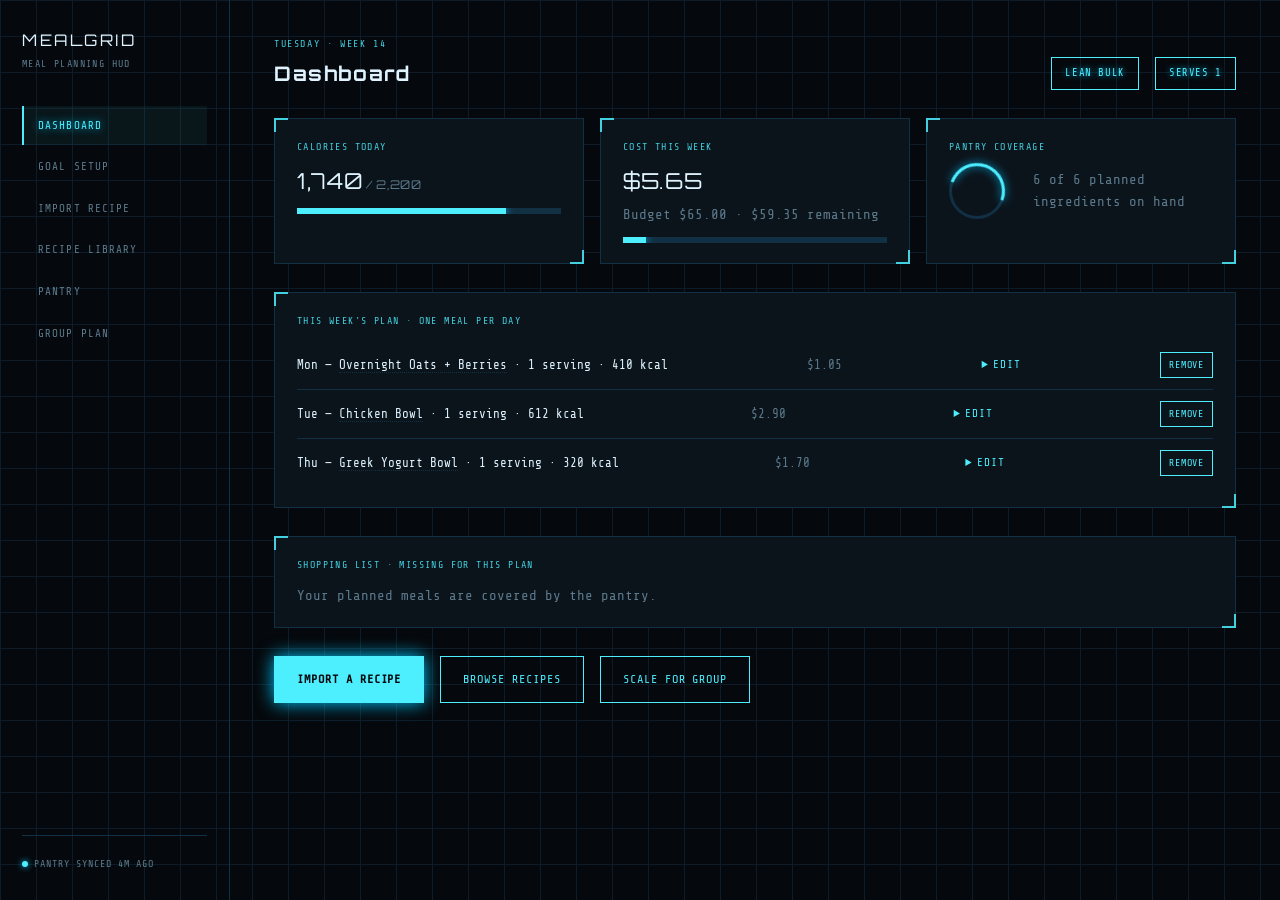
<file: index.html>
<!DOCTYPE html>
<html lang="en">
<head>
<meta charset="UTF-8">
<meta name="viewport" content="width=device-width, initial-scale=1">
<title>MealGrid — Dashboard</title>
<link rel="preconnect" href="https://fonts.googleapis.com">
<link href="https://fonts.googleapis.com/css2?family=Orbitron:wght@500;700;900&family=Share+Tech+Mono&display=swap" rel="stylesheet">
<link rel="stylesheet" href="styles.css">
</head>
<body>
<div class="app-shell">

  <aside class="sidebar">
    <div class="brand display">MEALGRID</div>
    <div class="brand-sub">Meal Planning HUD</div>
    <ul class="nav-list">
      <li><a class="nav-link is-active" href="index.html">Dashboard</a></li>
      <li><a class="nav-link" href="onboarding.html">Goal Setup</a></li>
      <li><a class="nav-link" href="import.html">Import Recipe</a></li>
      <li><a class="nav-link" href="recipes.html">Recipe Library</a></li>
      <li><a class="nav-link" href="pantry.html">Pantry</a></li>
      <li><a class="nav-link" href="group.html">Group Plan</a></li>
    </ul>
    <div class="sidebar-status"><span class="status-dot"></span>Pantry synced 4m ago</div>
  </aside>

  <main class="main">

    <div class="page-header">
      <div>
        <span class="eyebrow">Tuesday · Week 14</span>
        <h1 class="page-title display">Dashboard</h1>
      </div>
      <div class="row wrap">
        <span class="chip is-selected">Lean Bulk</span>
        <span class="chip is-selected">Serves 1</span>
      </div>
    </div>

    <div class="cols-3">
      <div class="panel panel-corners">
        <div class="label">Calories Today</div>
        <div class="value-lg" style="margin-top:8px;">1,740<span class="dim" style="font-size:12px;"> / 2,200</span></div>
        <div class="bar" style="margin-top:10px;"><div class="bar-fill" style="width:79%"></div></div>
      </div>
      <div class="panel panel-corners">
        <div class="label">Cost This Week</div>
        <div id="weekly-cost" class="value-lg" style="margin-top:8px;">$0.00</div>
        <p id="budget-caption" class="dim" style="margin-top:6px;">Budget $65.00</p>
        <div class="bar" style="margin-top:10px;"><div id="budget-bar" class="bar-fill" style="width:0%"></div></div>
      </div>
      <div class="panel panel-corners">
        <div class="label">Pantry Coverage</div>
        <div class="row" style="align-items:center;margin-top:8px;">
          <div id="coverage-ring" class="ring ring-sm"></div>
          <p id="pantry-coverage" class="dim" style="margin-left:12px;">0 of 0 planned ingredients on hand</p>
        </div>
      </div>
    </div>

    <div class="panel panel-corners">
      <div class="label" style="margin-bottom:12px;">This Week's Plan · One Meal Per Day</div>
      <div id="weekly-plan"></div>
      <p id="empty-plan" class="dim" hidden>No meals planned yet. Open a recipe from the library to add one.</p>
    </div>

    <div class="panel panel-corners">
      <div class="label" style="margin-bottom:12px;">Shopping List · Missing for This Plan</div>
      <div id="shopping-list"></div>
      <p id="empty-shopping-list" class="dim" hidden>Your planned meals are covered by the pantry.</p>
    </div>

    <div class="row wrap">
      <a class="btn btn-primary" href="import.html">Import a Recipe</a>
      <a class="btn btn-ghost" href="recipes.html">Browse Recipes</a>
      <a class="btn btn-ghost" href="group.html">Scale for Group</a>
    </div>

  </main>

</div>
<div id="app-notice" class="app-notice" role="status" aria-live="polite" hidden></div>
<script src="app.js"></script>
</body>
</html>
</file>
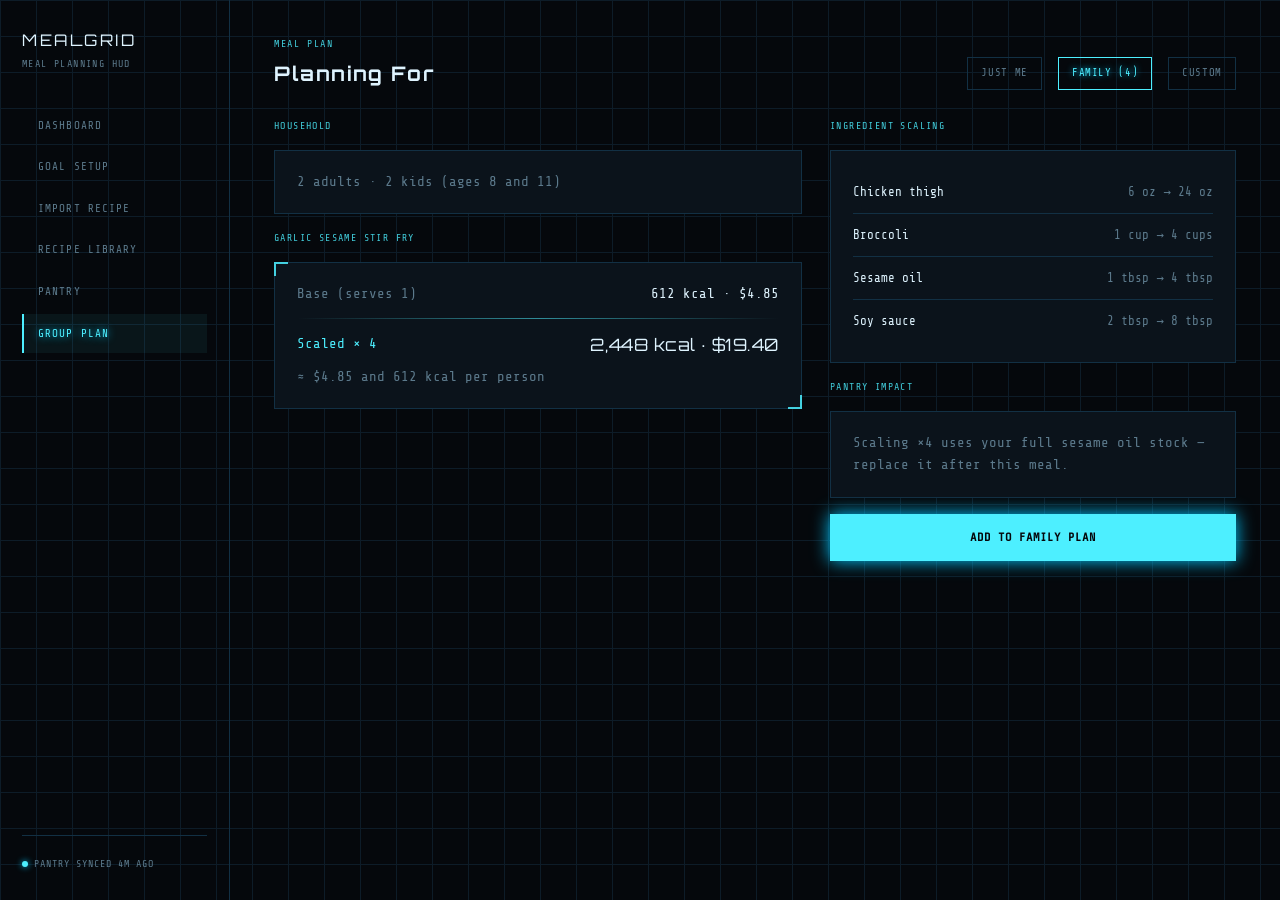
<file: group.html>
<!DOCTYPE html>
<html lang="en">
<head>
<meta charset="UTF-8">
<meta name="viewport" content="width=device-width, initial-scale=1">
<title>MealGrid — Group Plan</title>
<link rel="preconnect" href="https://fonts.googleapis.com">
<link href="https://fonts.googleapis.com/css2?family=Orbitron:wght@500;700;900&family=Share+Tech+Mono&display=swap" rel="stylesheet">
<link rel="stylesheet" href="styles.css">
</head>
<body>
<div class="app-shell">

  <aside class="sidebar">
    <div class="brand display">MEALGRID</div>
    <div class="brand-sub">Meal Planning HUD</div>
    <ul class="nav-list">
      <li><a class="nav-link" href="index.html">Dashboard</a></li>
      <li><a class="nav-link" href="onboarding.html">Goal Setup</a></li>
      <li><a class="nav-link" href="import.html">Import Recipe</a></li>
      <li><a class="nav-link" href="recipes.html">Recipe Library</a></li>
      <li><a class="nav-link" href="pantry.html">Pantry</a></li>
      <li><a class="nav-link is-active" href="group.html">Group Plan</a></li>
    </ul>
    <div class="sidebar-status"><span class="status-dot"></span>Pantry synced 4m ago</div>
  </aside>

  <main class="main">

    <div class="page-header">
      <div>
        <span class="eyebrow">Meal Plan</span>
        <h1 class="page-title display">Planning For</h1>
      </div>
      <div class="row wrap">
        <span class="chip">Just Me</span>
        <span class="chip is-selected">Family (4)</span>
        <span class="chip">Custom</span>
      </div>
    </div>

    <div class="split">

      <div class="stack">
        <div class="label">Household</div>
        <div class="panel"><p class="dim">2 adults · 2 kids (ages 8 and 11)</p></div>

        <div class="label">Garlic Sesame Stir Fry</div>
        <div class="panel panel-corners">
          <div class="row-between">
            <span class="dim">Base (serves 1)</span>
            <span>612 kcal · $4.85</span>
          </div>
          <hr class="glow-rule" style="margin:12px 0;">
          <div class="row-between">
            <span style="color:var(--accent);">Scaled × 4</span>
            <span class="value-lg" style="font-size:17px;">2,448 kcal · $19.40</span>
          </div>
          <p class="dim" style="margin-top:8px;">≈ $4.85 and 612 kcal per person</p>
        </div>
      </div>

      <div class="stack">
        <div class="label">Ingredient Scaling</div>
        <div class="panel">
          <div class="list-row"><span>Chicken thigh</span><span class="dim">6 oz → 24 oz</span></div>
          <div class="list-row"><span>Broccoli</span><span class="dim">1 cup → 4 cups</span></div>
          <div class="list-row"><span>Sesame oil</span><span class="dim">1 tbsp → 4 tbsp</span></div>
          <div class="list-row"><span>Soy sauce</span><span class="dim">2 tbsp → 8 tbsp</span></div>
        </div>

        <div class="label">Pantry Impact</div>
        <div class="panel">
          <p class="dim">Scaling ×4 uses your full sesame oil stock — replace it after this meal.</p>
        </div>

        <a class="btn btn-primary btn-block" href="index.html">Add to Family Plan</a>
      </div>

    </div>

  </main>

</div>
</body>
</html>
</file>
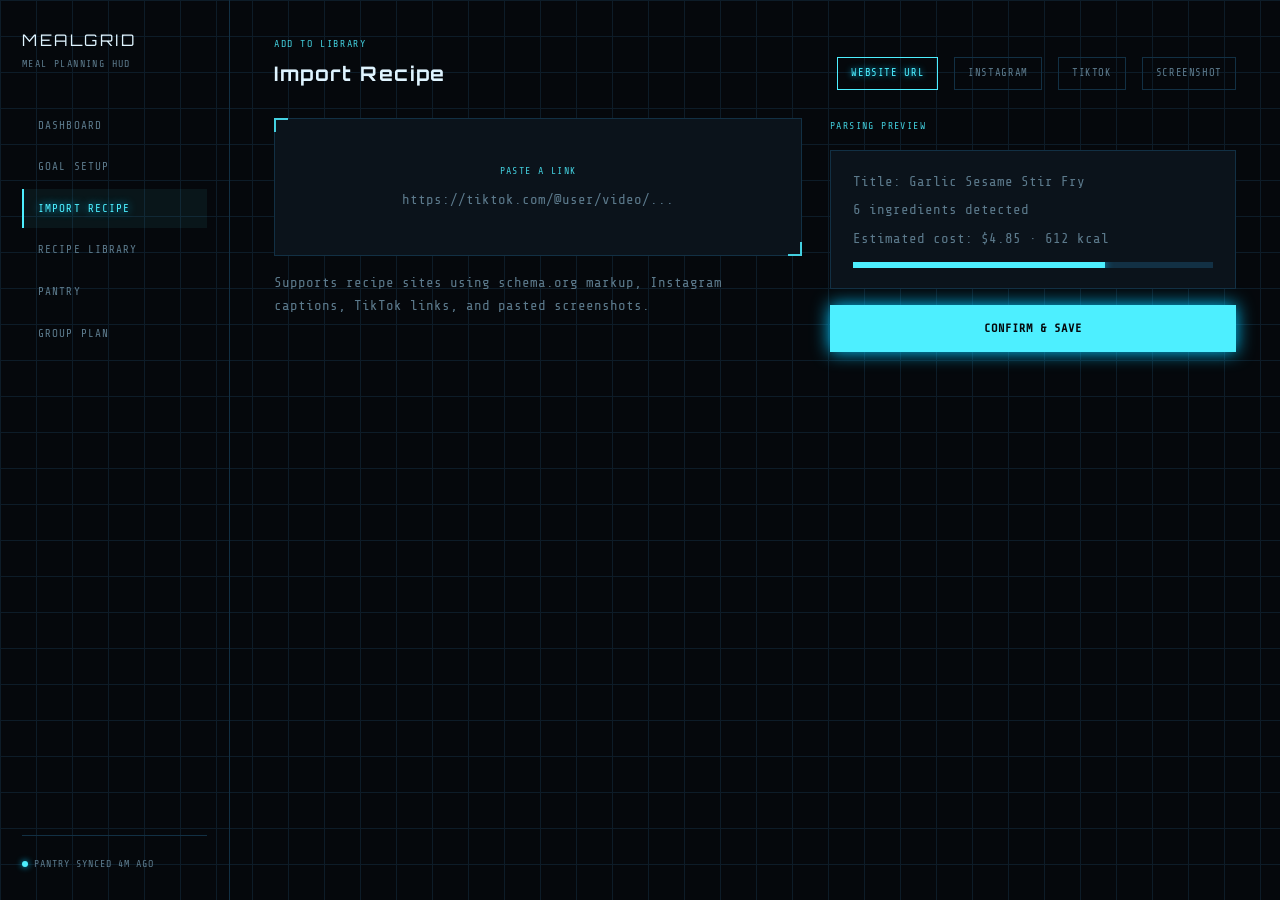
<file: import.html>
<!DOCTYPE html>
<html lang="en">
<head>
<meta charset="UTF-8">
<meta name="viewport" content="width=device-width, initial-scale=1">
<title>MealGrid — Import Recipe</title>
<link rel="preconnect" href="https://fonts.googleapis.com">
<link href="https://fonts.googleapis.com/css2?family=Orbitron:wght@500;700;900&family=Share+Tech+Mono&display=swap" rel="stylesheet">
<link rel="stylesheet" href="styles.css">
</head>
<body>
<div class="app-shell">

  <aside class="sidebar">
    <div class="brand display">MEALGRID</div>
    <div class="brand-sub">Meal Planning HUD</div>
    <ul class="nav-list">
      <li><a class="nav-link" href="index.html">Dashboard</a></li>
      <li><a class="nav-link" href="onboarding.html">Goal Setup</a></li>
      <li><a class="nav-link is-active" href="import.html">Import Recipe</a></li>
      <li><a class="nav-link" href="recipes.html">Recipe Library</a></li>
      <li><a class="nav-link" href="pantry.html">Pantry</a></li>
      <li><a class="nav-link" href="group.html">Group Plan</a></li>
    </ul>
    <div class="sidebar-status"><span class="status-dot"></span>Pantry synced 4m ago</div>
  </aside>

  <main class="main">

    <div class="page-header">
      <div>
        <span class="eyebrow">Add to Library</span>
        <h1 class="page-title display">Import Recipe</h1>
      </div>
      <div class="row wrap">
        <span class="chip is-selected">Website URL</span>
        <span class="chip">Instagram</span>
        <span class="chip">TikTok</span>
        <span class="chip">Screenshot</span>
      </div>
    </div>

    <div class="split">

      <div class="stack">
        <div class="panel panel-corners panel-center" style="padding:44px 24px;">
          <div class="label" style="margin-bottom:10px;">Paste a Link</div>
          <p class="dim">https://tiktok.com/@user/video/...</p>
        </div>
        <p class="dim">Supports recipe sites using schema.org markup, Instagram captions, TikTok links, and pasted screenshots.</p>
      </div>

      <div class="stack">
        <div class="label">Parsing Preview</div>
        <div class="panel">
          <p class="dim">Title: Garlic Sesame Stir Fry</p>
          <p class="dim" style="margin-top:6px;">6 ingredients detected</p>
          <p class="dim" style="margin-top:6px;">Estimated cost: $4.85 · 612 kcal</p>
          <div class="bar" style="margin-top:12px;"><div class="bar-fill" style="width:70%"></div></div>
        </div>
        <a class="btn btn-primary btn-block" href="recipe.html?id=sesame-stir-fry">Confirm & Save</a>
      </div>

    </div>

  </main>

</div>
</body>
</html>
</file>
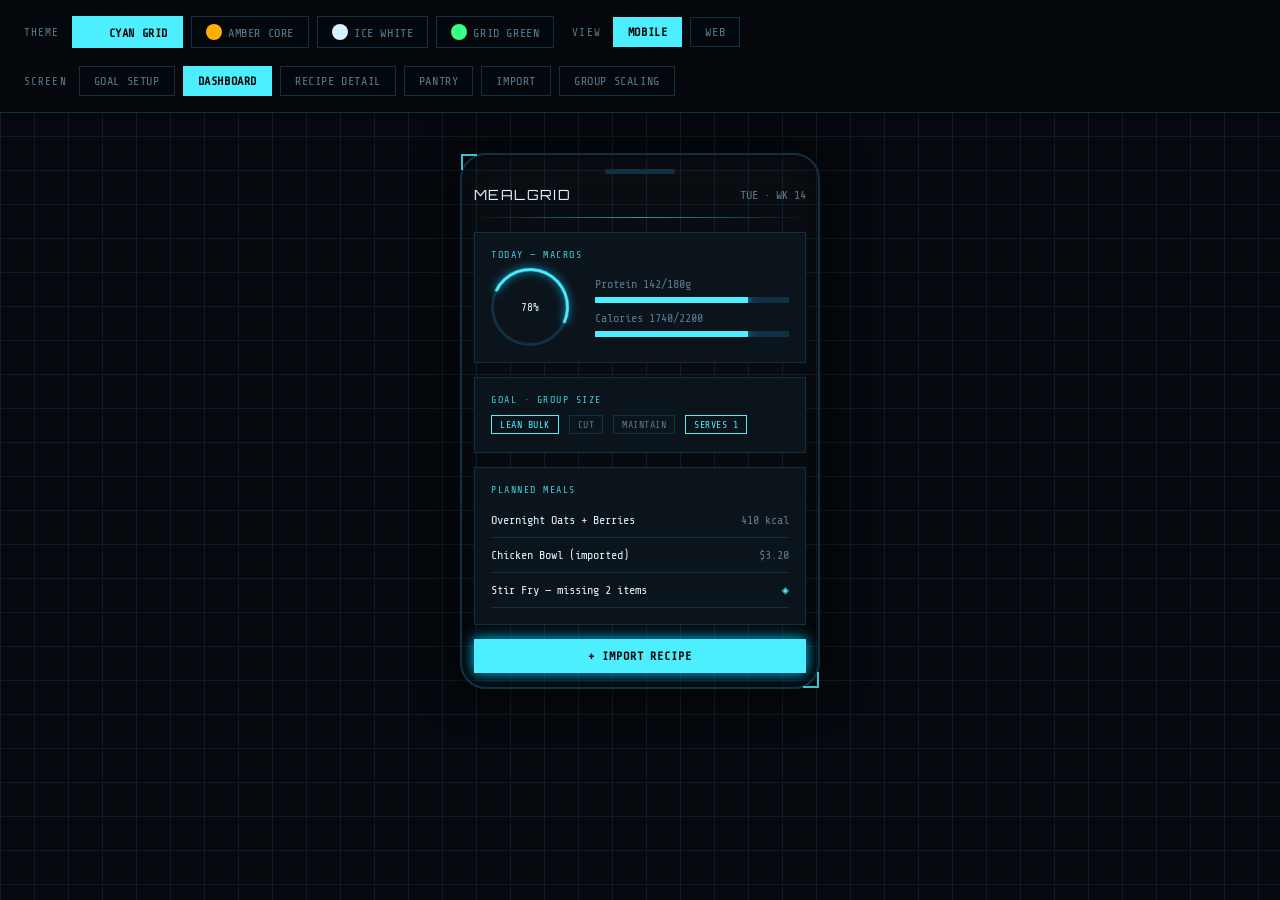
<file: meal-app-wireframes.html>
<!DOCTYPE html>
<html lang="en">
<head>
<meta charset="UTF-8">
<title>Meal Planner — Wireframe Concepts</title>
<link rel="preconnect" href="https://fonts.googleapis.com">
<link href="https://fonts.googleapis.com/css2?family=Orbitron:wght@500;700;900&family=Share+Tech+Mono&display=swap" rel="stylesheet">
<style>
  :root{
    --bg:#05080c; --panel:#0b131b; --line:#123044; --grid:#0d1c28;
    --accent:#4DEFFF; --accent-glow:#00c8ff; --text:#dff4ff; --dim:#5c7a8c;
    --radius:2px;
  }
  [data-theme="amber"]{
    --bg:#0a0806; --panel:#14100b; --line:#3a2a12; --grid:#1a130a;
    --accent:#FFB000; --accent-glow:#ff7a00; --text:#ffe9cf; --dim:#8c7050;
  }
  [data-theme="ice"]{
    --bg:#060a10; --panel:#0d141c; --line:#1c2c3a; --grid:#0f1922;
    --accent:#dcefff; --accent-glow:#7fd4ff; --text:#eef7ff; --dim:#5f7c8f;
  }
  [data-theme="green"]{
    --bg:#050a06; --panel:#0a130c; --line:#123a1c; --grid:#0c1c10;
    --accent:#39FF88; --accent-glow:#00FF66; --text:#dcffe6; --dim:#4d8c63;
  }
  *{box-sizing:border-box;}
  body{
    margin:0; background:var(--bg); color:var(--text);
    font-family:'Share Tech Mono', monospace;
    background-image:
      linear-gradient(var(--grid) 1px, transparent 1px),
      linear-gradient(90deg, var(--grid) 1px, transparent 1px);
    background-size:34px 34px;
    min-height:100vh;
  }
  h1,h2,h3,.disp{ font-family:'Orbitron', sans-serif; letter-spacing:.04em; }

  /* ---- Control bar ---- */
  .controls{
    position:sticky; top:0; z-index:10;
    display:flex; flex-wrap:wrap; gap:18px; align-items:center;
    padding:16px 24px; background:rgba(5,8,12,.9);
    border-bottom:1px solid var(--line); backdrop-filter:blur(6px);
  }
  .ctrl-group{ display:flex; gap:8px; align-items:center; }
  .ctrl-label{ font-size:11px; color:var(--dim); text-transform:uppercase; letter-spacing:.1em; margin-right:4px;}
  button{
    font-family:'Share Tech Mono',monospace; font-size:12px; letter-spacing:.05em;
    background:transparent; color:var(--dim); border:1px solid var(--line);
    padding:7px 14px; cursor:pointer; text-transform:uppercase; transition:.15s;
  }
  button:hover{ color:var(--text); border-color:var(--accent); }
  button.active{ color:var(--bg); background:var(--accent); border-color:var(--accent); font-weight:bold;}
  .swatch{ width:16px; height:16px; border-radius:50%; display:inline-block; margin-right:6px; vertical-align:-3px;}

  .stage{ padding:40px 24px 100px; display:flex; justify-content:center; }

  /* ---- Shared wireframe primitives ---- */
  .panel{
    position:relative; background:var(--panel); border:1px solid var(--line);
    padding:16px;
  }
  .panel::before, .panel::after,
  .corner-tl, .corner-br{ content:''; }
  .brackets{ position:relative; }
  .brackets::before, .brackets::after{
    content:''; position:absolute; width:14px; height:14px;
    border-color:var(--accent); border-style:solid; opacity:.8;
  }
  .brackets::before{ top:-1px; left:-1px; border-width:2px 0 0 2px; }
  .brackets::after{ bottom:-1px; right:-1px; border-width:0 2px 2px 0; }

  .label{ font-size:10px; letter-spacing:.15em; text-transform:uppercase; color:var(--accent); opacity:.85; margin-bottom:8px;}
  .dim-text{ color:var(--dim); font-size:12px; }
  .bar{ height:6px; background:var(--line); position:relative; overflow:hidden;}
  .bar > span{ position:absolute; inset:0 auto 0 0; background:var(--accent); box-shadow:0 0 8px var(--accent-glow); }
  .ring{
    width:78px; height:78px; border-radius:50%;
    border:3px solid var(--line); position:relative;
    display:flex; align-items:center; justify-content:center;
  }
  .ring::before{
    content:''; position:absolute; inset:-3px; border-radius:50%;
    border:3px solid transparent; border-top-color:var(--accent); border-right-color:var(--accent);
    filter:drop-shadow(0 0 4px var(--accent-glow)); transform:rotate(-20deg);
  }
  .glow-line{ height:1px; background:linear-gradient(90deg, transparent, var(--accent), transparent); opacity:.6;}
  .divider{ border:none; border-top:1px solid var(--line); margin:14px 0; }
  .row{ display:flex; gap:12px; }
  .col{ flex:1; }
  .btn-primary{
    background:var(--accent); color:var(--bg); border:none; font-weight:bold;
    padding:10px; text-align:center; letter-spacing:.08em; text-transform:uppercase;
    box-shadow:0 0 14px var(--accent-glow); font-size:12px;
  }
  .btn-ghost{
    border:1px solid var(--accent); color:var(--accent); padding:10px; text-align:center;
    letter-spacing:.08em; text-transform:uppercase; font-size:12px;
  }
  .chip{
    display:inline-block; border:1px solid var(--line); color:var(--dim);
    font-size:10px; padding:3px 8px; letter-spacing:.05em; text-transform:uppercase; margin:2px 4px 2px 0;
  }
  .chip.on{ border-color:var(--accent); color:var(--accent); }
  .nav-item{ font-size:11px; letter-spacing:.1em; text-transform:uppercase; color:var(--dim); padding:10px 0; border-left:2px solid transparent; padding-left:12px; }
  .nav-item.active{ color:var(--accent); border-left-color:var(--accent); text-shadow:0 0 6px var(--accent-glow); }

  /* ---- Mobile frame ---- */
  .phone{
    width:360px; border:2px solid var(--line); border-radius:26px; padding:14px 12px;
    background:linear-gradient(180deg, rgba(255,255,255,.02), transparent);
    box-shadow: 0 0 40px rgba(0,0,0,.6), inset 0 0 20px rgba(0,0,0,.4);
  }
  .phone-notch{ width:70px; height:5px; background:var(--line); border-radius:3px; margin:0 auto 12px; }
  .phone-screen{ display:flex; flex-direction:column; gap:14px; }

  /* ---- Web frame ---- */
  .web{
    width:100%; max-width:1100px; border:1px solid var(--line);
  }
  .web-top{
    display:flex; justify-content:space-between; align-items:center;
    padding:14px 24px; border-bottom:1px solid var(--line);
  }
  .web-body{ display:flex; min-height:520px; }
  .web-sidebar{ width:200px; border-right:1px solid var(--line); padding:20px 18px; }
  .web-main{ flex:1; padding:24px; display:flex; flex-direction:column; gap:18px; }

  section.screen{ display:none; }
  section.screen.active{ display:block; }
  .grid3{ display:grid; grid-template-columns:1fr 1fr 1fr; gap:14px; }
  .grid2{ display:grid; grid-template-columns:1fr 1fr; gap:14px; }
  .list-row{ display:flex; justify-content:space-between; align-items:center; padding:10px 0; border-bottom:1px solid var(--line); font-size:12px; }
  .thumb{ width:100%; height:90px; border:1px dashed var(--line); display:flex; align-items:center; justify-content:center; color:var(--dim); font-size:10px; letter-spacing:.1em; text-transform:uppercase; }
</style>
</head>
<body data-theme="cyan">

<div class="controls">
  <div class="ctrl-group">
    <span class="ctrl-label">Theme</span>
    <button data-theme-btn="cyan" class="active"><span class="swatch" style="background:#4DEFFF"></span>Cyan Grid</button>
    <button data-theme-btn="amber"><span class="swatch" style="background:#FFB000"></span>Amber Core</button>
    <button data-theme-btn="ice"><span class="swatch" style="background:#dcefff"></span>Ice White</button>
    <button data-theme-btn="green"><span class="swatch" style="background:#39FF88"></span>Grid Green</button>
  </div>
  <div class="ctrl-group">
    <span class="ctrl-label">View</span>
    <button data-view-btn="mobile" class="active">Mobile</button>
    <button data-view-btn="web">Web</button>
  </div>
  <div class="ctrl-group">
    <span class="ctrl-label">Screen</span>
    <button data-screen-btn="onboarding">Goal Setup</button>
    <button data-screen-btn="dashboard" class="active">Dashboard</button>
    <button data-screen-btn="recipe">Recipe Detail</button>
    <button data-screen-btn="pantry">Pantry</button>
    <button data-screen-btn="import">Import</button>
    <button data-screen-btn="group">Group Scaling</button>
  </div>
</div>

<div class="stage">

  <!-- ========== MOBILE VIEWS ========== -->
  <div data-view="mobile">

    <!-- ONBOARDING / GOAL SETUP -->
    <section class="screen" data-screen="onboarding" data-view-container="mobile">
      <div class="phone brackets">
        <div class="phone-notch"></div>
        <div class="phone-screen">
          <div class="disp" style="font-size:14px;letter-spacing:.1em;">SET YOUR OBJECTIVE</div>
          <div class="dim-text">Step 1 of 3 — Goal</div>
          <div class="bar" style="margin:4px 0 6px;"><span style="width:33%"></span></div>

          <div class="panel brackets" style="border-color:var(--accent);">
            <div class="label" style="margin:0;">◈ Selected</div>
            <div style="font-size:15px;margin-top:4px;">Build Muscle</div>
            <div class="dim-text">Higher protein target, moderate surplus</div>
          </div>
          <div class="panel" style="opacity:.5;">
            <div style="font-size:14px;">Lose Weight</div>
            <div class="dim-text">Caloric deficit, protein preserved</div>
          </div>
          <div class="panel" style="opacity:.5;">
            <div style="font-size:14px;">Maintain</div>
            <div class="dim-text">Balanced macros at current weight</div>
          </div>

          <div class="divider"></div>
          <div class="label">Your Stats</div>
          <div class="grid3" style="gap:8px;">
            <div class="panel" style="text-align:center;padding:8px;"><div class="dim-text" style="font-size:10px;">WEIGHT</div><div>178 lb</div></div>
            <div class="panel" style="text-align:center;padding:8px;"><div class="dim-text" style="font-size:10px;">HEIGHT</div><div>5'10"</div></div>
            <div class="panel" style="text-align:center;padding:8px;"><div class="dim-text" style="font-size:10px;">ACTIVITY</div><div>Mod.</div></div>
          </div>

          <div class="panel">
            <div class="label">Computed Targets</div>
            <div class="dim-text">2,650 kcal / day · 190g protein</div>
          </div>

          <div class="btn-primary">Continue →</div>
        </div>
      </div>
    </section>

    <!-- DASHBOARD -->
    <section class="screen active" data-screen="dashboard" data-view-container="mobile">
      <div class="phone brackets">
        <div class="phone-notch"></div>
        <div class="phone-screen">
          <div class="row" style="justify-content:space-between;align-items:center;">
            <div class="disp" style="font-size:14px;letter-spacing:.1em;">MEALGRID</div>
            <div class="dim-text">TUE · WK 14</div>
          </div>
          <div class="glow-line"></div>

          <div class="panel">
            <div class="label">Today — Macros</div>
            <div class="row" style="align-items:center;">
              <div class="ring"><span style="font-size:11px;">78%</span></div>
              <div class="col" style="margin-left:14px;">
                <div class="dim-text" style="margin-bottom:6px;">Protein 142/180g</div>
                <div class="bar"><span style="width:79%"></span></div>
                <div class="dim-text" style="margin:8px 0 6px;">Calories 1740/2200</div>
                <div class="bar"><span style="width:79%"></span></div>
              </div>
            </div>
          </div>

          <div class="panel">
            <div class="label">Goal · Group Size</div>
            <div class="row" style="gap:6px;flex-wrap:wrap;">
              <span class="chip on">Lean Bulk</span>
              <span class="chip">Cut</span>
              <span class="chip">Maintain</span>
              <span class="chip on">Serves 1</span>
            </div>
          </div>

          <div class="panel">
            <div class="label">Planned Meals</div>
            <div class="list-row"><span>Overnight Oats + Berries</span><span class="dim-text">410 kcal</span></div>
            <div class="list-row"><span>Chicken Bowl (imported)</span><span class="dim-text">$3.20</span></div>
            <div class="list-row"><span>Stir Fry — missing 2 items</span><span style="color:var(--accent)">◈</span></div>
          </div>

          <div class="btn-primary">+ Import Recipe</div>
        </div>
      </div>
    </section>

    <!-- RECIPE DETAIL -->
    <section class="screen" data-screen="recipe" data-view-container="mobile">
      <div class="phone brackets">
        <div class="phone-notch"></div>
        <div class="phone-screen">
          <div class="dim-text">← BACK</div>
          <div class="thumb">RECIPE IMAGE / SOURCE THUMB</div>
          <div class="disp" style="font-size:15px;">GARLIC SESAME STIR FRY</div>
          <div class="dim-text">via instagram.com/@source · imported 2h ago</div>
          <div class="divider"></div>
          <div class="grid3">
            <div class="panel" style="text-align:center;padding:10px;">
              <div class="label" style="margin:0;">Kcal</div><div>612</div>
            </div>
            <div class="panel" style="text-align:center;padding:10px;">
              <div class="label" style="margin:0;">Cost</div><div>$4.85</div>
            </div>
            <div class="panel" style="text-align:center;padding:10px;">
              <div class="label" style="margin:0;">Serves</div><div>1</div>
            </div>
          </div>
          <div class="panel">
            <div class="label">Ingredients · Pantry Match</div>
            <div class="list-row"><span>Broccoli, 1 cup</span><span style="color:var(--accent)">IN PANTRY</span></div>
            <div class="list-row"><span>Sesame oil, 1 tbsp</span><span style="color:var(--accent)">IN PANTRY</span></div>
            <div class="list-row"><span>Chicken thigh, 6oz</span><span class="dim-text">NEEDED</span></div>
          </div>
          <div class="row">
            <div class="btn-ghost col">Similar Recipes</div>
            <div class="btn-primary col">Add to Plan</div>
          </div>
        </div>
      </div>
    </section>

    <!-- PANTRY -->
    <section class="screen" data-screen="pantry" data-view-container="mobile">
      <div class="phone brackets">
        <div class="phone-notch"></div>
        <div class="phone-screen">
          <div class="disp" style="font-size:14px;">DIGITAL PANTRY</div>
          <div class="dim-text">23 items · 4 low stock</div>
          <div class="glow-line"></div>
          <div class="panel">
            <div class="list-row"><span>Chicken breast</span><span class="dim-text">1.2 lb</span></div>
            <div class="list-row"><span>Brown rice</span><span class="dim-text">low ◈</span></div>
            <div class="list-row"><span>Broccoli</span><span class="dim-text">2 cups</span></div>
            <div class="list-row"><span>Sesame oil</span><span class="dim-text">3/4 bottle</span></div>
            <div class="list-row"><span>Greek yogurt</span><span class="dim-text">low ◈</span></div>
          </div>
          <div class="btn-ghost">+ Add Item Manually</div>
        </div>
      </div>
    </section>

    <!-- IMPORT -->
    <section class="screen" data-screen="import" data-view-container="mobile">
      <div class="phone brackets">
        <div class="phone-notch"></div>
        <div class="phone-screen">
          <div class="disp" style="font-size:14px;">IMPORT RECIPE</div>
          <div class="glow-line"></div>
          <div class="panel" style="text-align:center;padding:28px 14px;">
            <div class="label" style="margin:0 0 10px;">Paste Link or Share</div>
            <div class="dim-text">tiktok.com/@user/video/...</div>
          </div>
          <div class="row" style="gap:6px;flex-wrap:wrap;">
            <span class="chip on">Website URL</span>
            <span class="chip">Instagram</span>
            <span class="chip">TikTok</span>
            <span class="chip">Screenshot</span>
          </div>
          <div class="panel">
            <div class="label">Parsing Preview</div>
            <div class="dim-text">Detecting ingredients, quantities, steps…</div>
            <div class="bar" style="margin-top:10px;"><span style="width:45%"></span></div>
          </div>
          <div class="btn-primary">Confirm & Save</div>
        </div>
      </div>
    </section>

    <!-- GROUP SCALING -->
    <section class="screen" data-screen="group" data-view-container="mobile">
      <div class="phone brackets">
        <div class="phone-notch"></div>
        <div class="phone-screen">
          <div class="disp" style="font-size:14px;">PLANNING FOR</div>
          <div class="glow-line"></div>

          <div class="panel">
            <div class="label" style="margin:0 0 10px;">Group Size</div>
            <div class="row" style="gap:6px;flex-wrap:wrap;">
              <span class="chip">Just Me</span>
              <span class="chip on">Family (4)</span>
              <span class="chip">Custom</span>
            </div>
            <div class="dim-text" style="margin-top:10px;">2 adults · 2 kids (age 8, 11)</div>
          </div>

          <div class="panel">
            <div class="label">Garlic Sesame Stir Fry</div>
            <div class="row" style="justify-content:space-between;">
              <span class="dim-text">Base (serves 1)</span>
              <span>612 kcal · $4.85</span>
            </div>
            <div class="glow-line" style="margin:8px 0;"></div>
            <div class="row" style="justify-content:space-between;">
              <span style="color:var(--accent)">Scaled ×4</span>
              <span>2,448 kcal · $19.40</span>
            </div>
            <div class="dim-text" style="margin-top:6px;">≈ $4.85 / person</div>
          </div>

          <div class="panel">
            <div class="label">Ingredient Scaling</div>
            <div class="list-row"><span>Chicken thigh</span><span class="dim-text">6oz → 24oz</span></div>
            <div class="list-row"><span>Broccoli</span><span class="dim-text">1 cup → 4 cups</span></div>
            <div class="list-row"><span>Sesame oil</span><span class="dim-text">1 tbsp → 4 tbsp</span></div>
          </div>

          <div class="btn-primary">Add to Family Plan</div>
        </div>
      </div>
    </section>

  </div>

  <!-- ========== WEB VIEWS ========== -->
  <div data-view="web" style="display:none; width:100%;">

    <!-- ONBOARDING / GOAL SETUP -->
    <section class="screen" data-screen="onboarding" data-view-container="web">
      <div class="web brackets">
        <div class="web-top">
          <div class="disp" style="font-size:16px;">SET YOUR OBJECTIVE</div>
          <div class="dim-text">Step 1 of 3</div>
        </div>
        <div class="web-body">
          <div class="web-main" style="flex:1;border-right:1px solid var(--line);">
            <div class="label">Choose a Goal</div>
            <div class="panel brackets" style="border-color:var(--accent);">
              <div class="label" style="margin:0;">◈ Selected</div>
              <div style="font-size:16px;margin-top:4px;">Build Muscle</div>
              <div class="dim-text">Higher protein target, moderate surplus</div>
            </div>
            <div class="panel" style="opacity:.5;">
              <div style="font-size:14px;">Lose Weight</div>
              <div class="dim-text">Caloric deficit, protein preserved</div>
            </div>
            <div class="panel" style="opacity:.5;">
              <div style="font-size:14px;">Gain Weight</div>
              <div class="dim-text">Caloric surplus, higher energy density</div>
            </div>
            <div class="panel" style="opacity:.5;">
              <div style="font-size:14px;">Maintain</div>
              <div class="dim-text">Balanced macros at current weight</div>
            </div>
          </div>
          <div class="web-main" style="flex:1;">
            <div class="label">Your Stats</div>
            <div class="grid2">
              <div class="panel"><div class="dim-text" style="font-size:10px;">WEIGHT</div><div>178 lb</div></div>
              <div class="panel"><div class="dim-text" style="font-size:10px;">HEIGHT</div><div>5'10"</div></div>
              <div class="panel"><div class="dim-text" style="font-size:10px;">AGE</div><div>27</div></div>
              <div class="panel"><div class="dim-text" style="font-size:10px;">ACTIVITY</div><div>Moderate</div></div>
            </div>
            <div class="panel">
              <div class="label">Computed Targets</div>
              <div style="font-size:20px;" class="disp">2,650 <span class="dim-text" style="font-size:12px;">kcal/day</span></div>
              <div class="dim-text">190g protein · 280g carbs · 80g fat</div>
            </div>
            <div class="btn-primary">Continue →</div>
          </div>
        </div>
      </div>
    </section>

    <!-- DASHBOARD -->
    <section class="screen active" data-screen="dashboard" data-view-container="web">
      <div class="web brackets">
        <div class="web-top">
          <div class="disp" style="font-size:16px;letter-spacing:.12em;">MEALGRID</div>
          <div class="row" style="gap:6px;">
            <span class="chip on">Lean Bulk</span>
            <span class="chip on">Serves 1</span>
          </div>
        </div>
        <div class="web-body">
          <div class="web-sidebar">
            <div class="nav-item active">— Dashboard</div>
            <div class="nav-item">— Recipes</div>
            <div class="nav-item">— Pantry</div>
            <div class="nav-item">— Meal Plan</div>
            <div class="nav-item">— Import</div>
          </div>
          <div class="web-main">
            <div class="grid3">
              <div class="panel"><div class="label">Calories Today</div>
                <div style="font-size:22px;" class="disp">1740<span class="dim-text" style="font-size:12px;">/2200</span></div>
                <div class="bar" style="margin-top:8px;"><span style="width:79%"></span></div>
              </div>
              <div class="panel"><div class="label">Cost This Week</div>
                <div style="font-size:22px;" class="disp">$41.20</div>
                <div class="dim-text">budget $65</div>
              </div>
              <div class="panel"><div class="label">Pantry Coverage</div>
                <div class="row" style="align-items:center;">
                  <div class="ring" style="width:56px;height:56px;"></div>
                  <div class="dim-text" style="margin-left:10px;">6/9 items on hand</div>
                </div>
              </div>
            </div>
            <div class="panel">
              <div class="label">This Week's Plan</div>
              <div class="list-row"><span>Mon — Overnight Oats + Berries</span><span class="dim-text">410 kcal · $1.10</span></div>
              <div class="list-row"><span>Tue — Chicken Bowl (imported)</span><span class="dim-text">612 kcal · $3.20</span></div>
              <div class="list-row"><span>Wed — Stir Fry</span><span style="color:var(--accent)">missing 2 items</span></div>
            </div>
          </div>
        </div>
      </div>
    </section>

    <!-- RECIPE DETAIL -->
    <section class="screen" data-screen="recipe" data-view-container="web">
      <div class="web brackets">
        <div class="web-top">
          <div class="dim-text">← ALL RECIPES</div>
          <div class="dim-text">imported via web · 2h ago</div>
        </div>
        <div class="web-body">
          <div class="web-main" style="border-right:1px solid var(--line); flex:1.4;">
            <div class="thumb" style="height:220px;">RECIPE IMAGE / SOURCE PREVIEW</div>
            <div class="disp" style="font-size:20px;">GARLIC SESAME STIR FRY</div>
            <div class="panel">
              <div class="label">Ingredients · Pantry Match</div>
              <div class="list-row"><span>Broccoli, 1 cup</span><span style="color:var(--accent)">IN PANTRY</span></div>
              <div class="list-row"><span>Sesame oil, 1 tbsp</span><span style="color:var(--accent)">IN PANTRY</span></div>
              <div class="list-row"><span>Chicken thigh, 6oz</span><span class="dim-text">NEEDED</span></div>
              <div class="list-row"><span>Soy sauce, 2 tbsp</span><span class="dim-text">NEEDED</span></div>
            </div>
          </div>
          <div class="web-main" style="flex:1;">
            <div class="grid2">
              <div class="panel" style="text-align:center;"><div class="label" style="margin:0;">Kcal</div><div style="font-size:18px;">612</div></div>
              <div class="panel" style="text-align:center;"><div class="label" style="margin:0;">Cost</div><div style="font-size:18px;">$4.85</div></div>
            </div>
            <div class="panel">
              <div class="label">Fit to Goal</div>
              <div class="dim-text">Matches Lean Bulk target within 8%</div>
              <div class="bar" style="margin-top:8px;"><span style="width:92%"></span></div>
            </div>
            <div class="panel">
              <div class="label">Similar Recipes</div>
              <div class="dim-text">Sesame Chicken Rice Bowl — $4.10 · 590 kcal</div>
              <div class="dim-text">Broccoli Beef Stir Fry — $5.30 · 640 kcal</div>
            </div>
            <div class="btn-primary">Add to Plan</div>
          </div>
        </div>
      </div>
    </section>

    <!-- PANTRY -->
    <section class="screen" data-screen="pantry" data-view-container="web">
      <div class="web brackets">
        <div class="web-top">
          <div class="disp" style="font-size:16px;">DIGITAL PANTRY</div>
          <div class="dim-text">23 items · 4 low stock</div>
        </div>
        <div class="web-body">
          <div class="web-sidebar">
            <div class="nav-item">All Items</div>
            <div class="nav-item active">— Low Stock</div>
            <div class="nav-item">— Produce</div>
            <div class="nav-item">— Protein</div>
            <div class="nav-item">— Pantry Staples</div>
          </div>
          <div class="web-main">
            <div class="grid3">
              <div class="panel"><div class="label">Chicken Breast</div><div class="dim-text">1.2 lb on hand</div></div>
              <div class="panel"><div class="label">Brown Rice</div><div style="color:var(--accent)">low ◈</div></div>
              <div class="panel"><div class="label">Broccoli</div><div class="dim-text">2 cups on hand</div></div>
              <div class="panel"><div class="label">Sesame Oil</div><div class="dim-text">3/4 bottle</div></div>
              <div class="panel"><div class="label">Greek Yogurt</div><div style="color:var(--accent)">low ◈</div></div>
              <div class="panel" style="border-style:dashed;text-align:center;color:var(--dim);">+ Add Item</div>
            </div>
          </div>
        </div>
      </div>
    </section>

    <!-- IMPORT -->
    <section class="screen" data-screen="import" data-view-container="web">
      <div class="web brackets">
        <div class="web-top">
          <div class="disp" style="font-size:16px;">IMPORT RECIPE</div>
          <div class="row" style="gap:6px;">
            <span class="chip on">URL</span><span class="chip">Instagram</span><span class="chip">TikTok</span><span class="chip">Screenshot</span>
          </div>
        </div>
        <div class="web-body">
          <div class="web-main" style="flex:1.2;border-right:1px solid var(--line);">
            <div class="panel" style="text-align:center;padding:40px;">
              <div class="label" style="margin:0 0 10px;">Paste a Link</div>
              <div class="dim-text">https://tiktok.com/@user/video/...</div>
            </div>
            <div class="dim-text">Supports recipe sites (schema.org), Instagram captions, TikTok links, and pasted screenshots.</div>
          </div>
          <div class="web-main" style="flex:1;">
            <div class="label">Parsing Preview</div>
            <div class="panel">
              <div class="dim-text">Title: Garlic Sesame Stir Fry</div>
              <div class="dim-text">6 ingredients detected</div>
              <div class="dim-text">Cost est: $4.85 · 612 kcal</div>
              <div class="bar" style="margin-top:10px;"><span style="width:70%"></span></div>
            </div>
            <div class="btn-primary">Confirm & Save</div>
          </div>
        </div>
      </div>
    </section>

    <!-- GROUP SCALING -->
    <section class="screen" data-screen="group" data-view-container="web">
      <div class="web brackets">
        <div class="web-top">
          <div class="disp" style="font-size:16px;">PLANNING FOR</div>
          <div class="row" style="gap:6px;">
            <span class="chip">Just Me</span>
            <span class="chip on">Family (4)</span>
            <span class="chip">Custom</span>
          </div>
        </div>
        <div class="web-body">
          <div class="web-main" style="flex:1;border-right:1px solid var(--line);">
            <div class="label">Household</div>
            <div class="panel">
              <div class="dim-text">2 adults · 2 kids (age 8, 11)</div>
            </div>
            <div class="label">Garlic Sesame Stir Fry</div>
            <div class="panel">
              <div class="row" style="justify-content:space-between;">
                <span class="dim-text">Base (serves 1)</span>
                <span>612 kcal · $4.85</span>
              </div>
              <div class="glow-line" style="margin:10px 0;"></div>
              <div class="row" style="justify-content:space-between;">
                <span style="color:var(--accent)">Scaled ×4</span>
                <span style="font-size:16px;">2,448 kcal · $19.40</span>
              </div>
              <div class="dim-text" style="margin-top:6px;">≈ $4.85 / person · 612 kcal / person</div>
            </div>
          </div>
          <div class="web-main" style="flex:1;">
            <div class="label">Ingredient Scaling</div>
            <div class="panel">
              <div class="list-row"><span>Chicken thigh</span><span class="dim-text">6oz → 24oz</span></div>
              <div class="list-row"><span>Broccoli</span><span class="dim-text">1 cup → 4 cups</span></div>
              <div class="list-row"><span>Sesame oil</span><span class="dim-text">1 tbsp → 4 tbsp</span></div>
              <div class="list-row"><span>Soy sauce</span><span class="dim-text">2 tbsp → 8 tbsp</span></div>
            </div>
            <div class="label">Pantry Impact</div>
            <div class="panel">
              <div class="dim-text">Scaling ×4 uses full sesame oil stock — replace after this meal.</div>
            </div>
            <div class="btn-primary">Add to Family Plan</div>
          </div>
        </div>
      </div>
    </section>

  </div>

</div>

<script>
  document.querySelectorAll('[data-theme-btn]').forEach(btn=>{
    btn.addEventListener('click', ()=>{
      document.body.setAttribute('data-theme', btn.dataset.themeBtn);
      document.querySelectorAll('[data-theme-btn]').forEach(b=>b.classList.remove('active'));
      btn.classList.add('active');
    });
  });

  document.querySelectorAll('[data-view-btn]').forEach(btn=>{
    btn.addEventListener('click', ()=>{
      const view = btn.dataset.viewBtn;
      document.querySelectorAll('[data-view-btn]').forEach(b=>b.classList.remove('active'));
      btn.classList.add('active');
      document.querySelectorAll('[data-view]').forEach(el=>{
        el.style.display = (el.dataset.view === view) ? 'block' : 'none';
      });
    });
  });

  document.querySelectorAll('[data-screen-btn]').forEach(btn=>{
    btn.addEventListener('click', ()=>{
      const screen = btn.dataset.screenBtn;
      document.querySelectorAll('[data-screen-btn]').forEach(b=>b.classList.remove('active'));
      btn.classList.add('active');
      document.querySelectorAll('.screen').forEach(el=>{
        el.classList.toggle('active', el.dataset.screen === screen);
      });
    });
  });
</script>

</body>
</html>
</file>
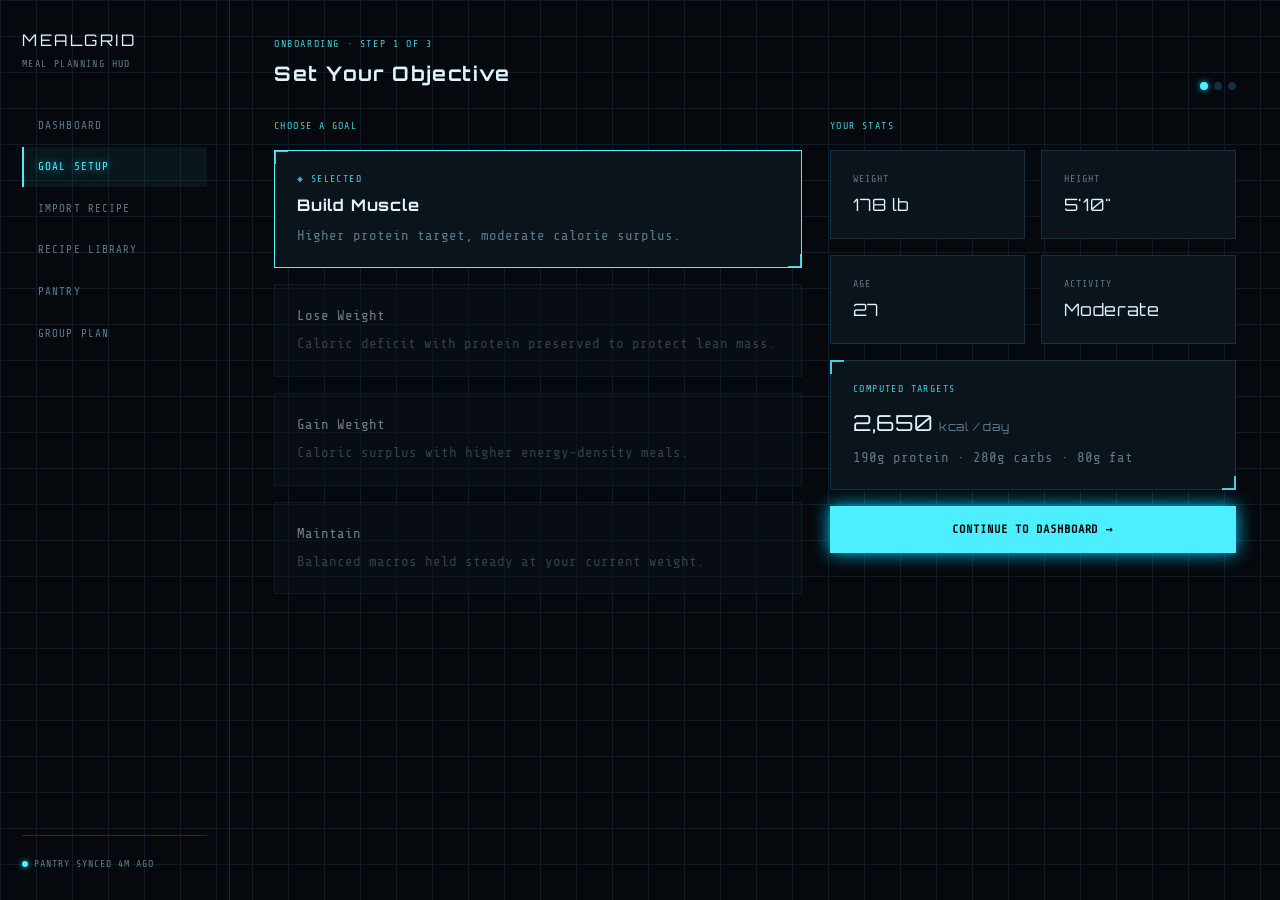
<file: onboarding.html>
<!DOCTYPE html>
<html lang="en">
<head>
<meta charset="UTF-8">
<meta name="viewport" content="width=device-width, initial-scale=1">
<title>MealGrid — Goal Setup</title>
<link rel="preconnect" href="https://fonts.googleapis.com">
<link href="https://fonts.googleapis.com/css2?family=Orbitron:wght@500;700;900&family=Share+Tech+Mono&display=swap" rel="stylesheet">
<link rel="stylesheet" href="styles.css">
</head>
<body>
<div class="app-shell">

  <aside class="sidebar">
    <div class="brand display">MEALGRID</div>
    <div class="brand-sub">Meal Planning HUD</div>
    <ul class="nav-list">
      <li><a class="nav-link" href="index.html">Dashboard</a></li>
      <li><a class="nav-link is-active" href="onboarding.html">Goal Setup</a></li>
      <li><a class="nav-link" href="import.html">Import Recipe</a></li>
      <li><a class="nav-link" href="recipes.html">Recipe Library</a></li>
      <li><a class="nav-link" href="pantry.html">Pantry</a></li>
      <li><a class="nav-link" href="group.html">Group Plan</a></li>
    </ul>
    <div class="sidebar-status"><span class="status-dot"></span>Pantry synced 4m ago</div>
  </aside>

  <main class="main">

    <div class="page-header">
      <div>
        <span class="eyebrow">Onboarding · Step 1 of 3</span>
        <h1 class="page-title display">Set Your Objective</h1>
      </div>
      <div class="step-track">
        <span class="step-dot is-done"></span>
        <span class="step-dot"></span>
        <span class="step-dot"></span>
      </div>
    </div>

    <div class="split">

      <div class="stack">
        <div class="label">Choose a goal</div>

        <div class="panel panel-corners panel-select">
          <div class="label" style="margin-bottom:6px;">◈ Selected</div>
          <h2 class="display" style="font-size:16px;">Build Muscle</h2>
          <p class="dim" style="margin-top:6px;">Higher protein target, moderate calorie surplus.</p>
        </div>

        <div class="panel panel-muted">
          <h2 style="font-size:14px;font-weight:400;">Lose Weight</h2>
          <p class="dim" style="margin-top:6px;">Caloric deficit with protein preserved to protect lean mass.</p>
        </div>

        <div class="panel panel-muted">
          <h2 style="font-size:14px;font-weight:400;">Gain Weight</h2>
          <p class="dim" style="margin-top:6px;">Caloric surplus with higher energy-density meals.</p>
        </div>

        <div class="panel panel-muted">
          <h2 style="font-size:14px;font-weight:400;">Maintain</h2>
          <p class="dim" style="margin-top:6px;">Balanced macros held steady at your current weight.</p>
        </div>
      </div>

      <div class="stack">
        <div class="label">Your stats</div>
        <div class="cols-2">
          <div class="panel"><div class="dim" style="font-size:10px;letter-spacing:.1em;">WEIGHT</div><div class="value-lg" style="font-size:17px;margin-top:4px;">178 lb</div></div>
          <div class="panel"><div class="dim" style="font-size:10px;letter-spacing:.1em;">HEIGHT</div><div class="value-lg" style="font-size:17px;margin-top:4px;">5'10"</div></div>
          <div class="panel"><div class="dim" style="font-size:10px;letter-spacing:.1em;">AGE</div><div class="value-lg" style="font-size:17px;margin-top:4px;">27</div></div>
          <div class="panel"><div class="dim" style="font-size:10px;letter-spacing:.1em;">ACTIVITY</div><div class="value-lg" style="font-size:17px;margin-top:4px;">Moderate</div></div>
        </div>

        <div class="panel panel-corners">
          <div class="label" style="margin-bottom:8px;">Computed Targets</div>
          <div class="value-lg">2,650 <span class="dim" style="font-size:12px;">kcal / day</span></div>
          <p class="dim" style="margin-top:6px;">190g protein · 280g carbs · 80g fat</p>
        </div>

        <a class="btn btn-primary btn-block" href="index.html">Continue to Dashboard →</a>
      </div>

    </div>

  </main>

</div>
</body>
</html>
</file>
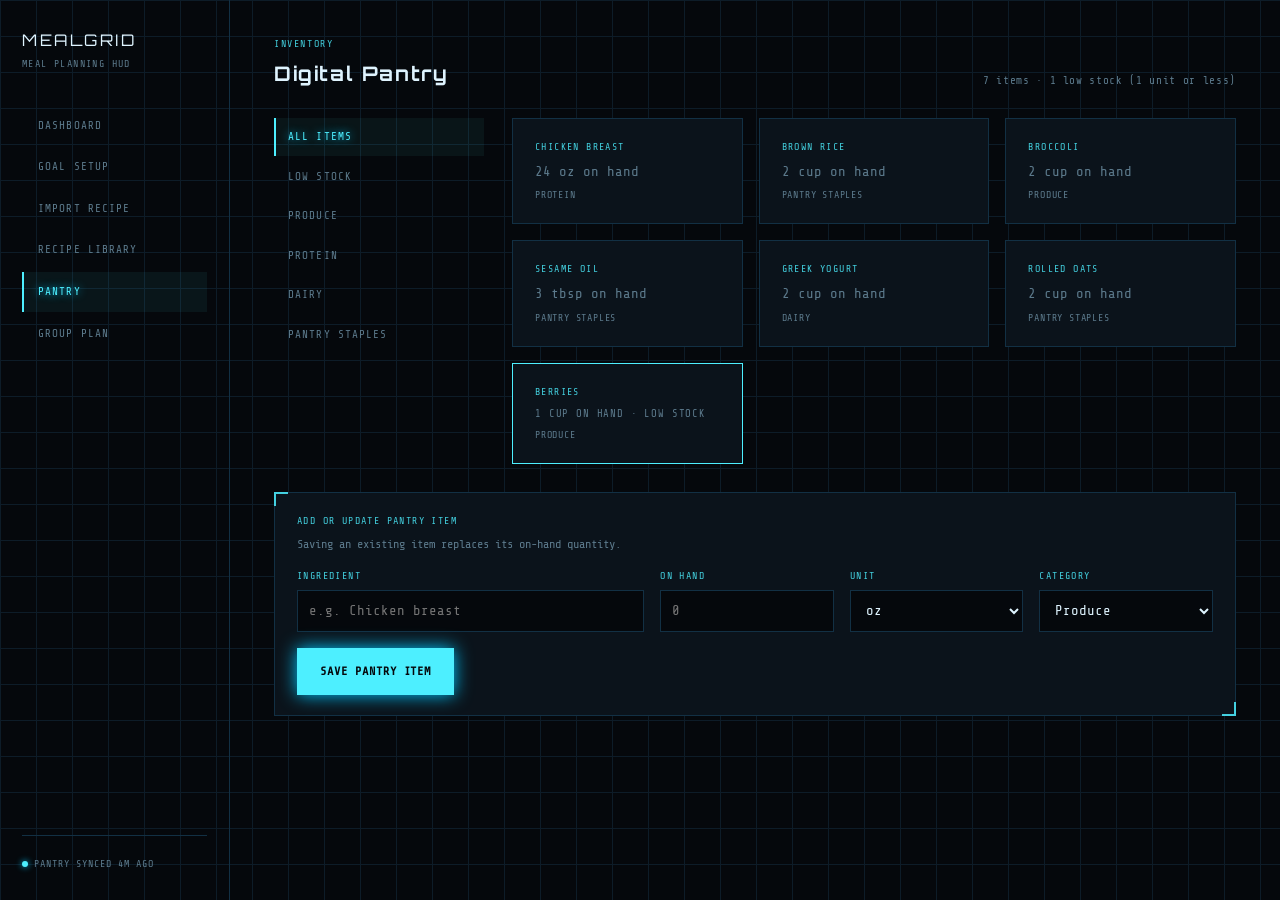
<file: pantry.html>
<!DOCTYPE html>
<html lang="en">
<head>
<meta charset="UTF-8">
<meta name="viewport" content="width=device-width, initial-scale=1">
<title>MealGrid — Pantry</title>
<link rel="preconnect" href="https://fonts.googleapis.com">
<link href="https://fonts.googleapis.com/css2?family=Orbitron:wght@500;700;900&family=Share+Tech+Mono&display=swap" rel="stylesheet">
<link rel="stylesheet" href="styles.css">
</head>
<body>
<div class="app-shell">

  <aside class="sidebar">
    <div class="brand display">MEALGRID</div>
    <div class="brand-sub">Meal Planning HUD</div>
    <ul class="nav-list">
      <li><a class="nav-link" href="index.html">Dashboard</a></li>
      <li><a class="nav-link" href="onboarding.html">Goal Setup</a></li>
      <li><a class="nav-link" href="import.html">Import Recipe</a></li>
      <li><a class="nav-link" href="recipes.html">Recipe Library</a></li>
      <li><a class="nav-link is-active" href="pantry.html">Pantry</a></li>
      <li><a class="nav-link" href="group.html">Group Plan</a></li>
    </ul>
    <div class="sidebar-status"><span class="status-dot"></span>Pantry synced 4m ago</div>
  </aside>

  <main class="main">

    <div class="page-header">
      <div>
        <span class="eyebrow">Inventory</span>
        <h1 class="page-title display">Digital Pantry</h1>
      </div>
      <div id="pantry-summary" class="page-meta"></div>
    </div>

    <div class="split-narrow">

      <nav class="filter-list">
        <button class="filter-link is-active" type="button" data-pantry-filter="all" aria-pressed="true">All Items</button>
        <button class="filter-link" type="button" data-pantry-filter="low" aria-pressed="false">Low Stock</button>
        <button class="filter-link" type="button" data-pantry-filter="Produce" aria-pressed="false">Produce</button>
        <button class="filter-link" type="button" data-pantry-filter="Protein" aria-pressed="false">Protein</button>
        <button class="filter-link" type="button" data-pantry-filter="Dairy" aria-pressed="false">Dairy</button>
        <button class="filter-link" type="button" data-pantry-filter="Pantry Staples" aria-pressed="false">Pantry Staples</button>
      </nav>

      <div id="pantry-items" class="cols-3"></div>

    </div>

    <form id="pantry-form" class="panel panel-corners pantry-form">
      <div class="label" style="margin-bottom:12px;">Add or Update Pantry Item</div>
      <p class="dim form-help">Saving an existing item replaces its on-hand quantity.</p>
      <div class="form-grid">
        <label class="field">
          <span class="label">Ingredient</span>
          <input name="name" type="text" maxlength="60" required placeholder="e.g. Chicken breast">
        </label>
        <label class="field">
          <span class="label">On hand</span>
          <input name="quantity" type="number" min="0" step="0.01" required placeholder="0">
        </label>
        <label class="field">
          <span class="label">Unit</span>
          <select name="unit" required>
            <option value="oz">oz</option><option value="lb">lb</option><option value="cup">cup</option>
            <option value="tbsp">tbsp</option><option value="tsp">tsp</option><option value="each">each</option>
          </select>
        </label>
        <label class="field">
          <span class="label">Category</span>
          <select name="category" required>
            <option>Produce</option><option>Protein</option><option>Pantry Staples</option><option>Dairy</option>
          </select>
        </label>
      </div>
      <button class="btn btn-primary" type="submit">Save Pantry Item</button>
    </form>

  </main>

</div>
<div id="app-notice" class="app-notice" role="status" aria-live="polite" hidden></div>
<script src="app.js"></script>
</body>
</html>
</file>
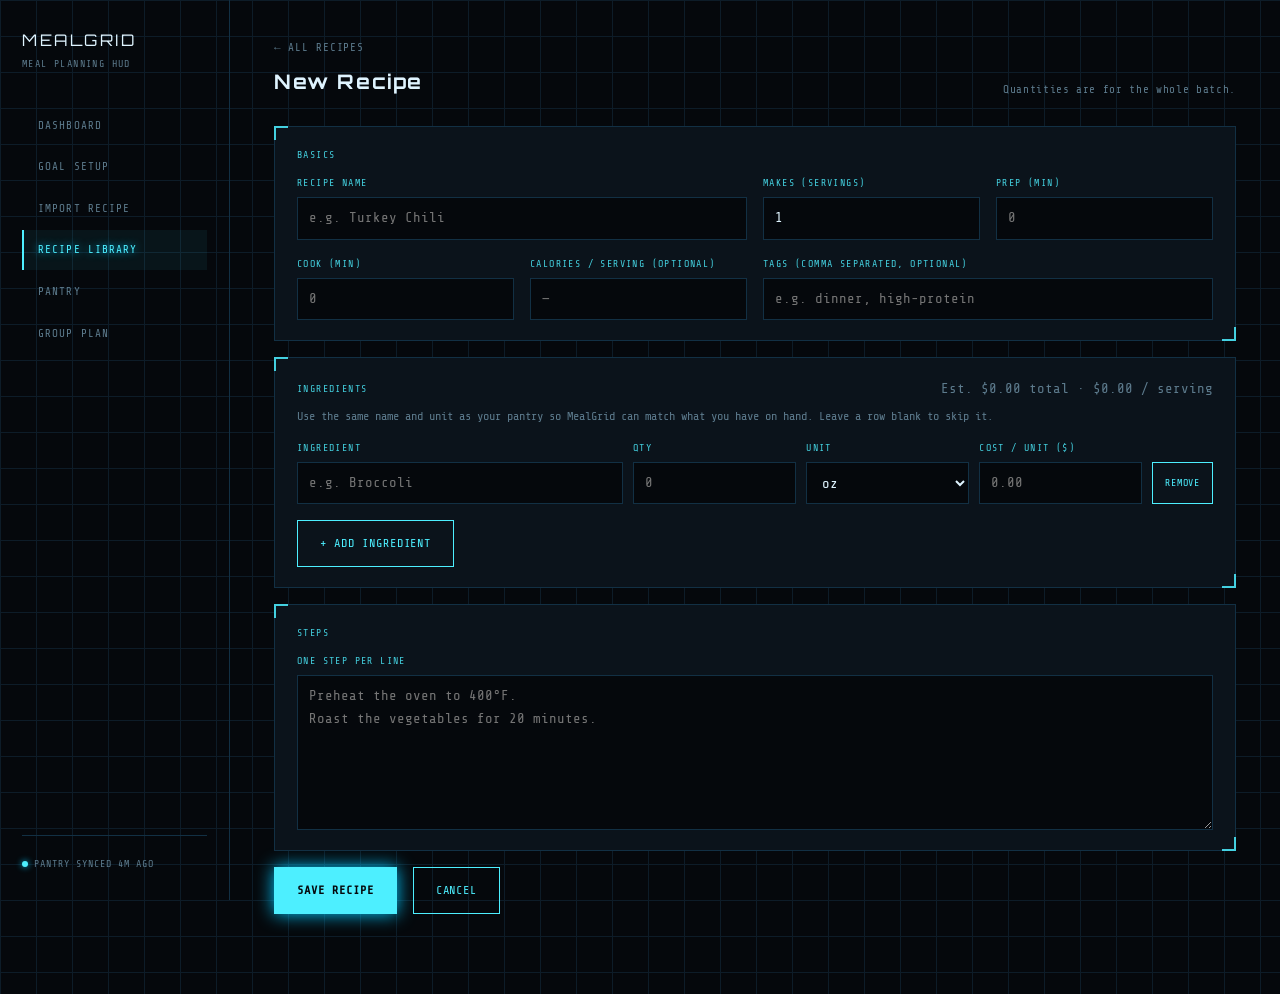
<file: recipe-edit.html>
<!DOCTYPE html>
<html lang="en">
<head>
<meta charset="UTF-8">
<meta name="viewport" content="width=device-width, initial-scale=1">
<title>MealGrid — Edit Recipe</title>
<link rel="preconnect" href="https://fonts.googleapis.com">
<link href="https://fonts.googleapis.com/css2?family=Orbitron:wght@500;700;900&family=Share+Tech+Mono&display=swap" rel="stylesheet">
<link rel="stylesheet" href="styles.css">
</head>
<body>
<div class="app-shell">

  <aside class="sidebar">
    <div class="brand display">MEALGRID</div>
    <div class="brand-sub">Meal Planning HUD</div>
    <ul class="nav-list">
      <li><a class="nav-link" href="index.html">Dashboard</a></li>
      <li><a class="nav-link" href="onboarding.html">Goal Setup</a></li>
      <li><a class="nav-link" href="import.html">Import Recipe</a></li>
      <li><a class="nav-link is-active" href="recipes.html" aria-current="page">Recipe Library</a></li>
      <li><a class="nav-link" href="pantry.html">Pantry</a></li>
      <li><a class="nav-link" href="group.html">Group Plan</a></li>
    </ul>
    <div class="sidebar-status"><span class="status-dot"></span>Pantry synced 4m ago</div>
  </aside>

  <main class="main">

    <div class="page-header">
      <div>
        <a class="back-link" href="recipes.html">← All Recipes</a>
        <h1 id="recipe-form-title" class="page-title display" style="margin-top:8px;">New Recipe</h1>
      </div>
      <div id="recipe-form-meta" class="page-meta">Quantities are for the whole batch.</div>
    </div>

    <div id="recipe-form-missing" class="panel panel-corners stack" hidden>
      <div class="label">Recipe Not Found</div>
      <p class="dim">This recipe may have been deleted.</p>
      <div class="row wrap"><a class="btn btn-ghost" href="recipes.html">Back to Library</a></div>
    </div>

    <form id="recipe-form" class="stack" novalidate>

      <div id="recipe-form-errors" class="panel form-errors" role="alert" tabindex="-1" hidden>
        <div class="label">Please fix the following</div>
        <ul></ul>
      </div>

      <div class="panel panel-corners">
        <div class="label" style="margin-bottom:12px;">Basics</div>
        <div class="recipe-basics-grid">
          <label class="field field-wide">
            <span class="label">Recipe name</span>
            <input name="name" type="text" maxlength="60" required placeholder="e.g. Turkey Chili">
          </label>
          <label class="field">
            <span class="label">Makes (servings)</span>
            <input name="servings" type="number" min="1" max="24" step="1" value="1" required>
          </label>
          <label class="field">
            <span class="label">Prep (min)</span>
            <input name="prepMinutes" type="number" min="0" max="1440" step="1" placeholder="0">
          </label>
          <label class="field">
            <span class="label">Cook (min)</span>
            <input name="cookMinutes" type="number" min="0" max="1440" step="1" placeholder="0">
          </label>
          <label class="field">
            <span class="label">Calories / serving (optional)</span>
            <input name="calories" type="number" min="0" max="5000" step="1" placeholder="—">
          </label>
          <label class="field field-wide">
            <span class="label">Tags (comma separated, optional)</span>
            <input name="tags" type="text" maxlength="200" placeholder="e.g. dinner, high-protein">
          </label>
        </div>
      </div>

      <div class="panel panel-corners">
        <div class="row-between" style="margin-bottom:12px;">
          <div class="label">Ingredients</div>
          <p id="recipe-form-estimate" class="dim" aria-live="polite"></p>
        </div>
        <p class="dim form-help">Use the same name and unit as your pantry so MealGrid can match what you have on hand. Leave a row blank to skip it.</p>
        <div id="ingredient-rows" class="stack"></div>
        <button id="add-ingredient" class="btn btn-ghost" type="button" style="margin-top:var(--gap-md);">+ Add Ingredient</button>
      </div>

      <div class="panel panel-corners">
        <div class="label" style="margin-bottom:12px;">Steps</div>
        <label class="field">
          <span class="label">One step per line</span>
          <textarea name="steps" rows="6" maxlength="4000" required placeholder="Preheat the oven to 400°F.&#10;Roast the vegetables for 20 minutes."></textarea>
        </label>
      </div>

      <div class="row-between wrap">
        <div class="row wrap">
          <button class="btn btn-primary" type="submit">Save Recipe</button>
          <a id="recipe-form-cancel" class="btn btn-ghost" href="recipes.html">Cancel</a>
        </div>
        <button id="recipe-form-delete" class="btn btn-danger" type="button" hidden>Delete Recipe</button>
      </div>

    </form>

    <template id="ingredient-row-template">
      <div class="ingredient-row">
        <label class="field">
          <span class="label">Ingredient</span>
          <input name="ingredient-name" type="text" maxlength="60" placeholder="e.g. Broccoli">
        </label>
        <label class="field">
          <span class="label">Qty</span>
          <input name="ingredient-quantity" type="number" min="0" step="0.01" placeholder="0">
        </label>
        <label class="field">
          <span class="label">Unit</span>
          <select name="ingredient-unit"><option value="oz">oz</option><option value="lb">lb</option><option value="cup">cup</option><option value="tbsp">tbsp</option><option value="tsp">tsp</option><option value="each">each</option></select>
        </label>
        <label class="field">
          <span class="label">Cost / unit ($)</span>
          <input name="ingredient-cost" type="number" min="0" step="0.01" placeholder="0.00">
        </label>
        <button class="btn btn-ghost btn-remove" type="button" data-remove-ingredient>Remove</button>
      </div>
    </template>

  </main>

</div>
<div id="app-notice" class="app-notice" role="status" aria-live="polite" hidden></div>
<script src="app.js"></script>
</body>
</html>
</file>
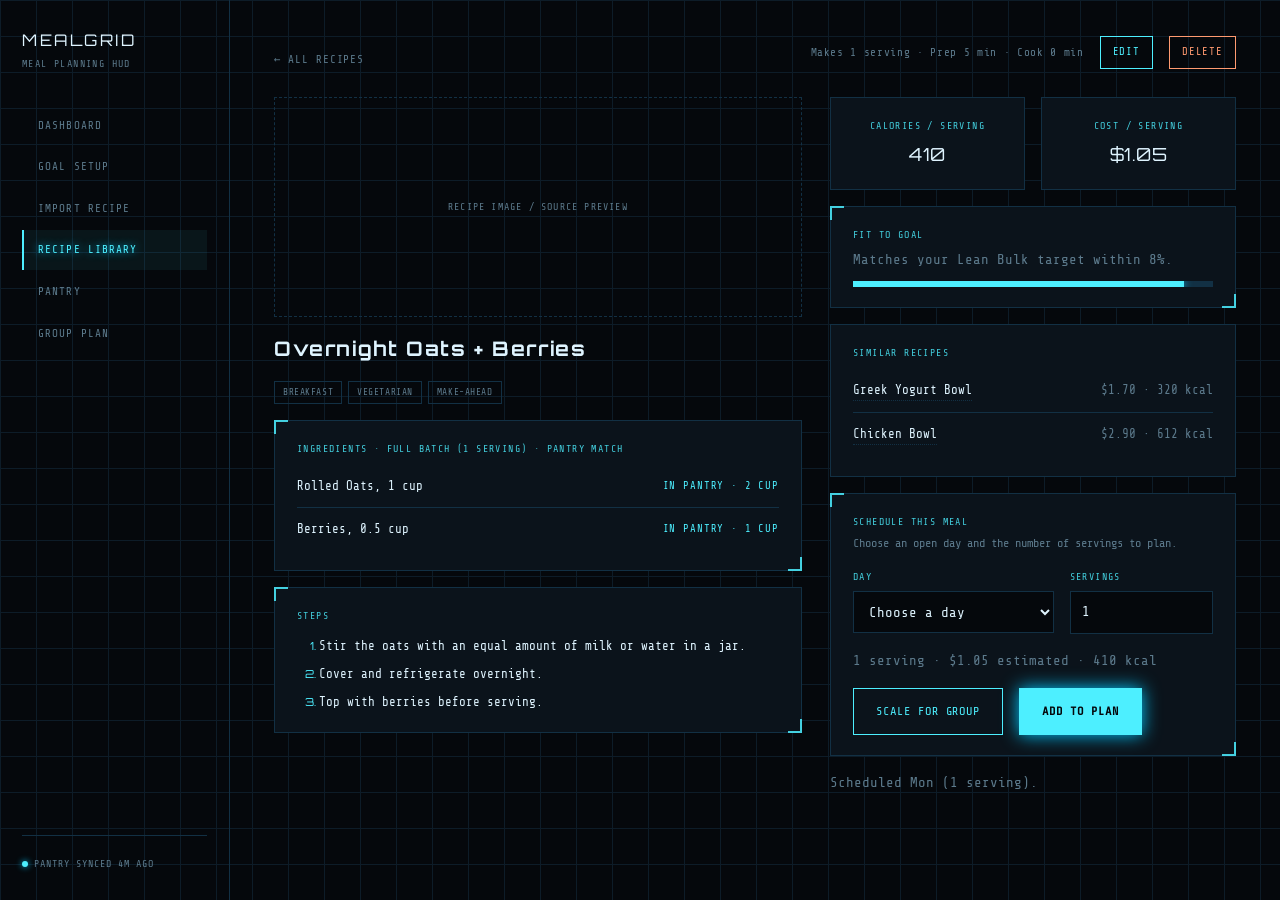
<file: recipe.html>
<!DOCTYPE html>
<html lang="en">
<head>
<meta charset="UTF-8">
<meta name="viewport" content="width=device-width, initial-scale=1">
<title>MealGrid — Recipe Detail</title>
<link rel="preconnect" href="https://fonts.googleapis.com">
<link href="https://fonts.googleapis.com/css2?family=Orbitron:wght@500;700;900&family=Share+Tech+Mono&display=swap" rel="stylesheet">
<link rel="stylesheet" href="styles.css">
</head>
<body>
<div class="app-shell">

  <aside class="sidebar">
    <div class="brand display">MEALGRID</div>
    <div class="brand-sub">Meal Planning HUD</div>
    <ul class="nav-list">
      <li><a class="nav-link" href="index.html">Dashboard</a></li>
      <li><a class="nav-link" href="onboarding.html">Goal Setup</a></li>
      <li><a class="nav-link" href="import.html">Import Recipe</a></li>
      <li><a class="nav-link is-active" href="recipes.html">Recipe Library</a></li>
      <li><a class="nav-link" href="pantry.html">Pantry</a></li>
      <li><a class="nav-link" href="group.html">Group Plan</a></li>
    </ul>
    <div class="sidebar-status"><span class="status-dot"></span>Pantry synced 4m ago</div>
  </aside>

  <main class="main">

    <div class="page-header">
      <a class="back-link" href="recipes.html">← All Recipes</a>
      <div class="row wrap" style="align-items:center;">
        <span id="recipe-meta" class="page-meta"></span>
        <a id="recipe-edit-link" class="btn btn-ghost btn-sm" href="recipe-edit.html">Edit</a>
        <button id="recipe-delete" class="btn btn-danger btn-sm" type="button">Delete</button>
      </div>
    </div>

    <div id="recipe-missing" class="panel panel-corners stack" hidden>
      <div class="label">Recipe Not Found</div>
      <p class="dim">This recipe may have been deleted, or the link is out of date.</p>
      <div class="row wrap">
        <a class="btn btn-ghost" href="recipes.html">Back to Library</a>
        <a class="btn btn-primary" href="recipe-edit.html">+ New Recipe</a>
      </div>
    </div>

    <div id="recipe-view" class="split">

      <div class="stack">
        <div class="thumb thumb-lg">Recipe Image / Source Preview</div>
        <h1 id="recipe-name" class="page-title display"></h1>
        <div id="recipe-tags" class="row wrap recipe-tags"></div>
        <div class="panel panel-corners">
          <div id="recipe-ingredients-label" class="label" style="margin-bottom:8px;">Ingredients · Pantry Match</div>
          <div id="recipe-ingredients"></div>
        </div>
        <div class="panel panel-corners">
          <div class="label" style="margin-bottom:12px;">Steps</div>
          <ol id="recipe-steps" class="recipe-steps"></ol>
        </div>
      </div>

      <div class="stack">
        <div class="cols-2">
          <div class="panel panel-center">
            <div class="label">Calories / Serving</div>
            <div id="recipe-calories" class="value-lg" style="font-size:18px;margin-top:6px;"></div>
          </div>
          <div class="panel panel-center">
            <div class="label">Cost / Serving</div>
            <div id="recipe-cost" class="value-lg" style="font-size:18px;margin-top:6px;"></div>
          </div>
        </div>

        <div class="panel panel-corners">
          <div class="label" style="margin-bottom:6px;">Fit to Goal</div>
          <p class="dim">Matches your Lean Bulk target within 8%.</p>
          <div class="bar" style="margin-top:10px;"><div class="bar-fill" style="width:92%"></div></div>
        </div>

        <div class="panel">
          <div class="label" style="margin-bottom:8px;">Similar Recipes</div>
          <div id="similar-recipes"></div>
        </div>

        <form id="schedule-form" class="panel panel-corners stack">
          <div>
            <div class="label">Schedule This Meal</div>
            <p class="dim schedule-help">Choose an open day and the number of servings to plan.</p>
          </div>
          <div class="schedule-fields">
            <label class="field">
              <span class="label">Day</span>
              <select id="schedule-day" name="day" required></select>
            </label>
            <label class="field">
              <span class="label">Servings</span>
              <input id="schedule-servings" name="servings" type="number" min="1" max="12" step="1" value="1" required>
            </label>
          </div>
          <p id="schedule-estimate" class="dim" aria-live="polite"></p>
          <div class="row wrap">
            <a class="btn btn-ghost" href="group.html">Scale for Group</a>
            <button id="add-recipe-to-plan" class="btn btn-primary" type="submit">Add to Plan</button>
          </div>
        </form>
        <p id="recipe-plan-status" class="dim" aria-live="polite"></p>
      </div>

    </div>

  </main>

</div>
<div id="app-notice" class="app-notice" role="status" aria-live="polite" hidden></div>
<script src="app.js"></script>
</body>
</html>
</file>
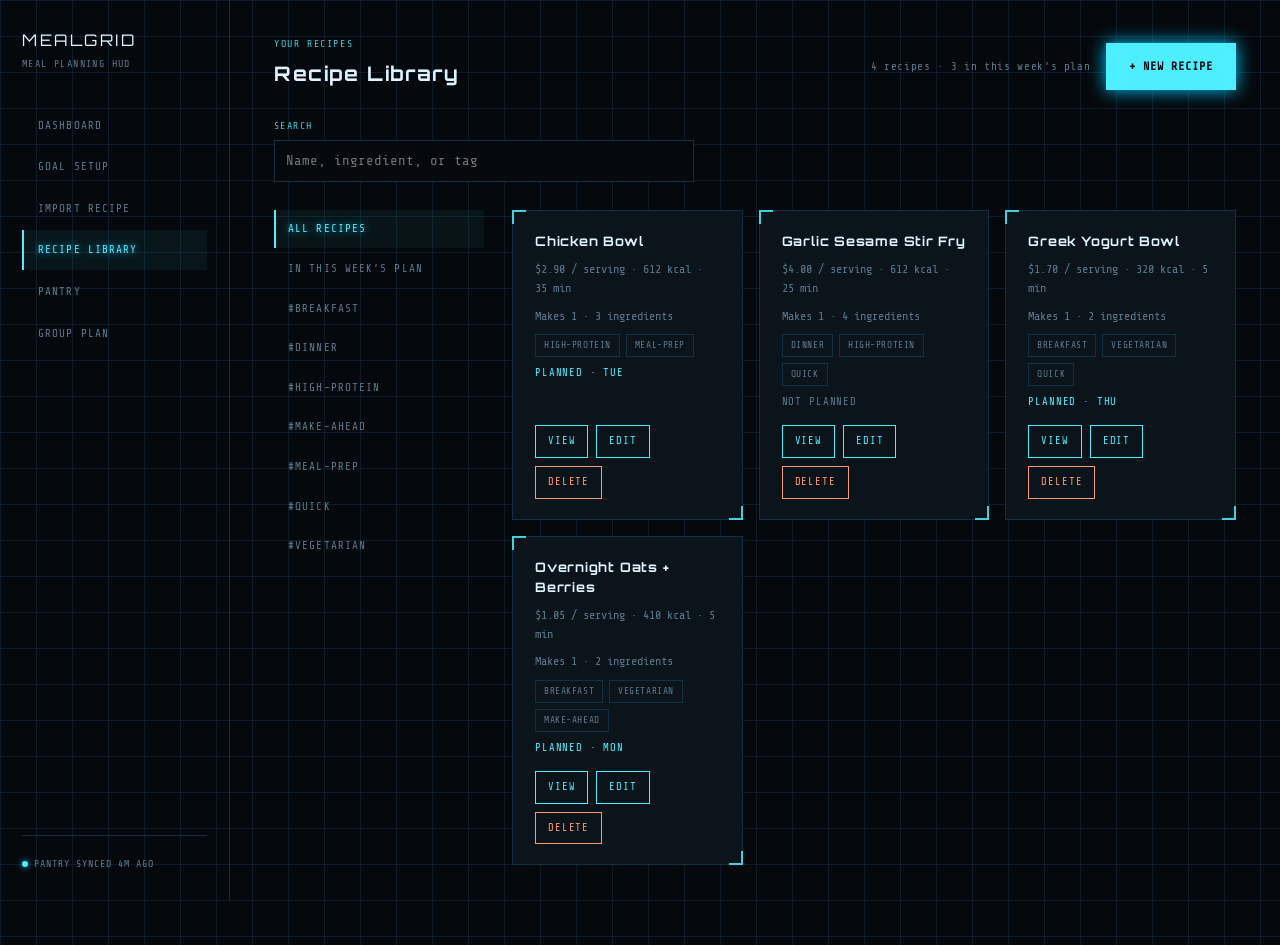
<file: recipes.html>
<!DOCTYPE html>
<html lang="en">
<head>
<meta charset="UTF-8">
<meta name="viewport" content="width=device-width, initial-scale=1">
<title>MealGrid — Recipe Library</title>
<link rel="preconnect" href="https://fonts.googleapis.com">
<link href="https://fonts.googleapis.com/css2?family=Orbitron:wght@500;700;900&family=Share+Tech+Mono&display=swap" rel="stylesheet">
<link rel="stylesheet" href="styles.css">
</head>
<body>
<div class="app-shell">

  <aside class="sidebar">
    <div class="brand display">MEALGRID</div>
    <div class="brand-sub">Meal Planning HUD</div>
    <ul class="nav-list">
      <li><a class="nav-link" href="index.html">Dashboard</a></li>
      <li><a class="nav-link" href="onboarding.html">Goal Setup</a></li>
      <li><a class="nav-link" href="import.html">Import Recipe</a></li>
      <li><a class="nav-link is-active" href="recipes.html" aria-current="page">Recipe Library</a></li>
      <li><a class="nav-link" href="pantry.html">Pantry</a></li>
      <li><a class="nav-link" href="group.html">Group Plan</a></li>
    </ul>
    <div class="sidebar-status"><span class="status-dot"></span>Pantry synced 4m ago</div>
  </aside>

  <main class="main">

    <div class="page-header">
      <div>
        <span class="eyebrow">Your Recipes</span>
        <h1 class="page-title display">Recipe Library</h1>
      </div>
      <div class="row wrap" style="align-items:center;">
        <span id="library-summary" class="page-meta"></span>
        <a class="btn btn-primary" href="recipe-edit.html">+ New Recipe</a>
      </div>
    </div>

    <label class="field library-search">
      <span class="label">Search</span>
      <input id="library-search" type="search" maxlength="60" placeholder="Name, ingredient, or tag" autocomplete="off">
    </label>

    <div class="split-narrow">

      <nav id="library-filters" class="filter-list" aria-label="Filter recipes"></nav>

      <div class="stack">
        <div id="recipe-grid" class="cols-3"></div>
        <p id="library-empty" class="dim" hidden>No recipes match this search or filter.</p>
      </div>

    </div>

  </main>

</div>
<div id="app-notice" class="app-notice" role="status" aria-live="polite" hidden></div>
<script src="app.js"></script>
</body>
</html>
</file>
<file: styles.css>
/* ===================================================================
   MEALGRID — static visual implementation of the Cyan Grid wireframe.
   =================================================================== */

/* ---------- Design tokens ---------- */
:root{
  --bg:#05080c;
  --panel:#0b131b;
  --line:#123044;
  --grid:#0d1c28;
  --accent:#4defff;
  --accent-glow:#00c8ff;
  --text:#dff4ff;
  --dim:#5c7a8c;

  --font-display:'Orbitron', sans-serif;
  --font-body:'Share Tech Mono', monospace;

  --gap-sm:10px;
  --gap-md:16px;
  --gap-lg:28px;
}

/* ---------- Reset ---------- */
*, *::before, *::after{ box-sizing:border-box; }
body{
  margin:0;
  background-color:var(--bg);
  background-image:
    linear-gradient(var(--grid) 1px, transparent 1px),
    linear-gradient(90deg, var(--grid) 1px, transparent 1px);
  background-size:36px 36px;
  color:var(--text);
  font-family:var(--font-body);
  font-size:14px;
  line-height:1.6;
  min-height:100vh;
}
h1,h2,h3,h4{ margin:0; font-weight:700; }
p{ margin:0; }
ul{ list-style:none; margin:0; padding:0; }
a{ color:inherit; }
button{ font:inherit; }
hr{ border:none; }
[hidden]{ display:none !important; }

.display{ font-family:var(--font-display); letter-spacing:.05em; }

/* ---------- Accessibility / motion ---------- */
a:focus-visible, button:focus-visible{
  outline:2px solid var(--accent);
  outline-offset:3px;
}
@media (prefers-reduced-motion: reduce){
  *{ animation:none !important; transition:none !important; }
}
@keyframes riseIn{
  from{ opacity:0; transform:translateY(6px); }
  to{ opacity:1; transform:translateY(0); }
}
.main{ animation:riseIn .5s ease both; }

/* ---------- App shell ---------- */
.app-shell{
  display:flex;
  min-height:100vh;
  max-width:1440px;
  margin:0 auto;
}

.sidebar{
  width:230px;
  flex-shrink:0;
  position:sticky;
  top:0;
  align-self:flex-start;
  height:100vh;
  border-right:1px solid var(--line);
  padding:28px 22px;
  display:flex;
  flex-direction:column;
}
.brand{ font-size:16px; letter-spacing:.16em; margin-bottom:2px; }
.brand-sub{
  font-size:10px; letter-spacing:.14em; text-transform:uppercase;
  color:var(--dim); margin-bottom:34px;
}

.nav-list{ display:flex; flex-direction:column; gap:2px; }
.nav-link{
  display:block; font-size:11px; letter-spacing:.1em; text-transform:uppercase;
  text-decoration:none; color:var(--dim);
  padding:11px 14px; border-left:2px solid transparent;
  transition:color .15s ease, border-color .15s ease, background-color .15s ease;
}
.nav-link:hover{ color:var(--text); border-left-color:var(--line); background:rgba(77,239,255,.04); }
.nav-link.is-active{
  color:var(--accent); border-left-color:var(--accent);
  background:rgba(77,239,255,.06); text-shadow:0 0 8px var(--accent-glow);
}

.sidebar-status{
  margin-top:auto; padding-top:20px; border-top:1px solid var(--line);
  font-size:10px; letter-spacing:.1em; text-transform:uppercase; color:var(--dim);
}
.status-dot{
  display:inline-block; width:6px; height:6px; border-radius:50%;
  background:var(--accent); box-shadow:0 0 6px var(--accent-glow); margin-right:6px;
}

.main{
  flex:1; min-width:0;
  padding:36px 44px 80px;
  display:flex; flex-direction:column; gap:var(--gap-lg);
}

.page-header{
  display:flex; justify-content:space-between; align-items:flex-end;
  flex-wrap:wrap; gap:12px;
}
.page-title{ font-size:20px; letter-spacing:.08em; }
.page-meta{ font-size:11px; color:var(--dim); letter-spacing:.06em; }
.eyebrow{
  display:block; font-size:10px; letter-spacing:.16em; text-transform:uppercase;
  color:var(--accent); opacity:.85; margin-bottom:6px;
}
.back-link{
  font-size:11px; letter-spacing:.08em; text-transform:uppercase;
  text-decoration:none; color:var(--dim);
}
.back-link:hover{ color:var(--accent); }

.glow-rule{ height:1px; background:linear-gradient(90deg, transparent, var(--accent), transparent); opacity:.55; }
.divider{ height:1px; background:var(--line); }

/* ---------- Layout helpers ---------- */
.stack{ display:flex; flex-direction:column; gap:var(--gap-md); }
.row{ display:flex; gap:var(--gap-md); }
.row-between{ display:flex; justify-content:space-between; align-items:center; gap:var(--gap-md); }
.wrap{ flex-wrap:wrap; }
.cols-2{ display:grid; grid-template-columns:1fr 1fr; gap:var(--gap-md); }
.cols-3{ display:grid; grid-template-columns:repeat(3, 1fr); gap:var(--gap-md); }
.split{ display:grid; grid-template-columns:1.3fr 1fr; gap:var(--gap-lg); align-items:start; }
.split-narrow{ display:grid; grid-template-columns:210px 1fr; gap:var(--gap-lg); align-items:start; }

/* ---------- Panel ---------- */
.panel{ position:relative; background:var(--panel); border:1px solid var(--line); padding:20px 22px; }
.panel-corners::before, .panel-corners::after{
  content:''; position:absolute; width:14px; height:14px;
  border-style:solid; border-color:var(--accent); opacity:.85; pointer-events:none;
}
.panel-corners::before{ top:-1px; left:-1px; border-width:2px 0 0 2px; }
.panel-corners::after{ bottom:-1px; right:-1px; border-width:0 2px 2px 0; }
.panel-muted{ opacity:.5; }
.panel-select{ border-color:var(--accent); }
.panel-center{ text-align:center; }

.label{ font-size:10px; letter-spacing:.14em; text-transform:uppercase; color:var(--accent); opacity:.85; }
.dim{ color:var(--dim); }
.value-lg{ font-family:var(--font-display); font-size:22px; letter-spacing:.03em; }

/* ---------- Lists ---------- */
.list-row{
  display:flex; justify-content:space-between; align-items:center;
  padding:11px 0; border-bottom:1px solid var(--line); font-size:12.5px;
}
.list-row:last-child{ border-bottom:none; }
.list-row a{ text-decoration:none; border-bottom:1px dotted var(--line); }
.list-row a:hover{ color:var(--accent); border-bottom-color:var(--accent); }
.tag-ok{ color:var(--accent); font-size:10.5px; letter-spacing:.08em; text-transform:uppercase; }
.tag-needed{ color:var(--dim); font-size:10.5px; letter-spacing:.08em; text-transform:uppercase; }

/* ---------- Bar / Ring ---------- */
.bar{ height:6px; background:var(--line); position:relative; overflow:hidden; }
.bar-fill{ position:absolute; inset:0 auto 0 0; background:var(--accent); box-shadow:0 0 8px var(--accent-glow); }

.ring{
  width:78px; height:78px; border-radius:50%; border:3px solid var(--line);
  display:flex; align-items:center; justify-content:center; position:relative;
  flex-shrink:0; font-family:var(--font-display); font-size:13px;
}
.ring::before{
  content:''; position:absolute; inset:-3px; border-radius:50%;
  border:3px solid transparent; border-top-color:var(--accent); border-right-color:var(--accent);
  transform:rotate(-25deg); filter:drop-shadow(0 0 4px var(--accent-glow));
}
.ring-sm{ width:56px; height:56px; font-size:0; }

/* ---------- Chips ---------- */
.chip{
  display:inline-flex; align-items:center; font-size:10.5px; letter-spacing:.06em;
  text-transform:uppercase; padding:7px 13px; border:1px solid var(--line);
  color:var(--dim); background:transparent;
}
.chip.is-selected{ border-color:var(--accent); color:var(--accent); text-shadow:0 0 6px var(--accent-glow); }

/* ---------- Buttons ---------- */
.btn{
  display:inline-flex; align-items:center; justify-content:center; gap:8px;
  font-family:var(--font-body); font-size:12px; letter-spacing:.08em; text-transform:uppercase;
  text-decoration:none; padding:13px 22px; border:1px solid var(--line);
  color:var(--dim); background:transparent; cursor:pointer;
  transition:color .15s ease, border-color .15s ease, box-shadow .15s ease, background-color .15s ease;
}
.btn:hover{ color:var(--text); border-color:var(--accent); }
.btn-block{ width:100%; }
.btn-primary{
  background:var(--accent); color:var(--bg); border-color:var(--accent);
  font-weight:700; box-shadow:0 0 18px var(--accent-glow);
}
.btn-primary:hover{ filter:brightness(1.1); box-shadow:0 0 26px var(--accent-glow); }
.btn:disabled{ opacity:.45; cursor:not-allowed; box-shadow:none; }
.btn-primary:disabled:hover{ filter:none; }
.btn-ghost{ border-color:var(--accent); color:var(--accent); }
.btn-ghost:hover{ background:rgba(77,239,255,.08); }

/* ---------- Add tile ---------- */
.tile-add{
  display:flex; align-items:center; justify-content:center;
  border:1px dashed var(--line); color:var(--dim); text-decoration:none;
  font-size:11px; letter-spacing:.08em; text-transform:uppercase; padding:20px;
  transition:color .15s ease, border-color .15s ease;
}
.tile-add:hover{ color:var(--accent); border-color:var(--accent); }

/* ---------- Thumb / media placeholder ---------- */
.thumb{
  width:100%; border:1px dashed var(--line);
  display:flex; align-items:center; justify-content:center;
  color:var(--dim); font-size:10px; letter-spacing:.12em; text-transform:uppercase;
  min-height:120px;
}
.thumb-lg{ min-height:220px; }

/* ---------- Step track ---------- */
.step-track{ display:flex; align-items:center; gap:6px; }
.step-dot{ width:8px; height:8px; border-radius:50%; background:var(--line); }
.step-dot.is-done{ background:var(--accent); box-shadow:0 0 6px var(--accent-glow); }

/* ---------- Secondary (filter) nav ---------- */
.filter-list{ display:flex; flex-direction:column; gap:2px; }
.filter-link{
  display:block; font-size:11px; letter-spacing:.1em; text-transform:uppercase;
  text-decoration:none; text-align:left; color:var(--dim); background:transparent;
  font-family:var(--font-body); cursor:pointer;
  padding:10px 12px; border:none; border-left:2px solid transparent;
  transition:color .15s ease, border-color .15s ease, background-color .15s ease;
}
.filter-link:hover{ color:var(--text); border-left-color:var(--line); }
.filter-link.is-active{
  color:var(--accent); border-left-color:var(--accent);
  background:rgba(77,239,255,.05); text-shadow:0 0 8px var(--accent-glow);
}

/* ---------- Interactive prototype ---------- */
.form-help{ margin:-6px 0 14px; font-size:12px; }
.form-grid{ display:grid; grid-template-columns:2fr 1fr 1fr 1fr; gap:var(--gap-md); margin-bottom:var(--gap-md); }
.schedule-help{ margin-top:4px; font-size:12px; }
.schedule-fields{ display:grid; grid-template-columns:1.4fr 1fr; gap:var(--gap-md); }
.schedule-fields option:disabled{ color:var(--dim); }
.schedule-estimate{ min-height:1.6em; }
.plan-edit{ flex-shrink:0; font-size:11px; }
.plan-edit summary{ color:var(--accent); cursor:pointer; text-transform:uppercase; letter-spacing:.08em; }
.plan-edit-form{ display:flex; align-items:flex-end; gap:8px; padding-top:8px; }
.plan-edit-form .field{ width:112px; }
.plan-edit-form .field input, .plan-edit-form .field select{ min-height:34px; padding:5px 7px; font-size:11px; }
.plan-edit-form .btn{ padding:7px 10px; font-size:10px; }
.field{ display:flex; flex-direction:column; gap:6px; min-width:0; }
.field input, .field select{
  width:100%; min-height:42px; padding:9px 11px; border:1px solid var(--line);
  border-radius:0; background:var(--bg); color:var(--text); font:inherit;
}
.field input:focus, .field select:focus{ outline:2px solid var(--accent); outline-offset:1px; }
.pantry-card{ min-width:0; }
.pantry-card .label{ overflow-wrap:anywhere; }
.pantry-card.is-low{ border-color:var(--accent); }
.pantry-card .category{ margin-top:4px; font-size:10px; letter-spacing:.08em; text-transform:uppercase; }
.list-row .btn-remove{ padding:4px 8px; font-size:10px; }
.app-notice{
  position:fixed; right:20px; bottom:20px; z-index:5; max-width:min(420px, calc(100vw - 40px));
  padding:12px 16px; border:1px solid var(--accent); background:var(--panel); color:var(--text);
  box-shadow:0 0 16px rgba(0,200,255,.2); font-size:12px;
}
.app-notice.is-error{ border-color:#ff9a70; }

/* ---------- Recipe library ---------- */
.btn-sm{ padding:7px 12px; font-size:10.5px; }
.btn-danger{ border-color:#ff9a70; color:#ff9a70; }
.btn-danger:hover{ color:var(--bg); background:#ff9a70; border-color:#ff9a70; }
.chip-sm{ padding:3px 8px; font-size:9.5px; }
.library-search{ max-width:420px; }
.recipe-card{ display:flex; flex-direction:column; gap:8px; min-width:0; }
.recipe-card-title{ font-size:13px; letter-spacing:.06em; overflow-wrap:anywhere; }
.recipe-card-title a{ text-decoration:none; }
.recipe-card-title a:hover{ color:var(--accent); text-shadow:0 0 8px var(--accent-glow); }
.recipe-card .dim{ font-size:12px; }
.recipe-tags{ gap:6px; }
.recipe-card-actions{ gap:8px; margin-top:auto; padding-top:6px; }
.recipe-steps{ margin:0; padding-left:22px; display:flex; flex-direction:column; gap:8px; font-size:12.5px; }
.recipe-steps li::marker{ color:var(--accent); font-family:var(--font-display); font-size:11px; }

/* ---------- Recipe editor ---------- */
.recipe-basics-grid{ display:grid; grid-template-columns:repeat(4, 1fr); gap:var(--gap-md); }
.field-wide{ grid-column:span 2; }
.ingredient-row{ display:grid; grid-template-columns:2fr 1fr 1fr 1fr auto; gap:var(--gap-sm); align-items:end; }
.ingredient-row .btn-remove{ min-height:42px; padding:0 12px; font-size:10px; }
.field textarea{
  width:100%; padding:9px 11px; border:1px solid var(--line); border-radius:0;
  background:var(--bg); color:var(--text); font:inherit; line-height:1.6; resize:vertical;
}
.field textarea:focus{ outline:2px solid var(--accent); outline-offset:1px; }
.field [aria-invalid="true"]{ border-color:#ff9a70; box-shadow:0 0 0 1px #ff9a70; }
.form-errors{ border-color:#ff9a70; }
.form-errors:focus{ outline:none; }
.form-errors .label{ color:#ff9a70; margin-bottom:8px; }
.form-errors ul{ list-style:square; padding-left:20px; font-size:12px; }

/* ---------- Responsive ---------- */
@media (max-width: 900px){
  .app-shell{ flex-direction:column; }
  .sidebar{
    position:relative; height:auto; width:100%;
    border-right:none; border-bottom:1px solid var(--line); padding:18px 20px;
  }
  .brand-sub{ margin-bottom:16px; }
  .nav-list{ flex-direction:row; overflow-x:auto; gap:4px; padding-bottom:2px; }
  .nav-link{ white-space:nowrap; border-left:none; border-bottom:2px solid transparent; padding:8px 12px; }
  .nav-link:hover{ border-left:none; border-bottom-color:var(--line); }
  .nav-link.is-active{ border-left:none; border-bottom-color:var(--accent); }
  .sidebar-status{ display:none; }

  .main{ padding:26px 20px 60px; gap:20px; }
  .cols-3{ grid-template-columns:1fr; }
  .cols-2{ grid-template-columns:1fr; }
  .split, .split-narrow{ grid-template-columns:1fr; }

  .filter-list{ flex-direction:row; overflow-x:auto; gap:4px; }
  .filter-link{ white-space:nowrap; border-left:none; border-bottom:2px solid transparent; padding:8px 12px; }
  .filter-link:hover{ border-left:none; border-bottom-color:var(--line); }
  .filter-link.is-active{ border-left:none; border-bottom-color:var(--accent); }
  .form-grid{ grid-template-columns:1fr 1fr; }
  .schedule-fields{ grid-template-columns:1fr 1fr; }
  .plan-edit-form{ flex-wrap:wrap; }
  .recipe-basics-grid{ grid-template-columns:1fr 1fr; }
  .ingredient-row{ grid-template-columns:1fr 1fr; padding-bottom:var(--gap-sm); border-bottom:1px solid var(--line); }
  .ingredient-row .field:first-child{ grid-column:span 2; }
}

@media (max-width: 480px){
  .page-title{ font-size:17px; }
  .value-lg{ font-size:19px; }
  .panel{ padding:16px 18px; }
  .list-row{ flex-wrap:wrap; gap:8px; }
  .recipe-basics-grid{ grid-template-columns:1fr; }
  .field-wide{ grid-column:auto; }
}
</file>
